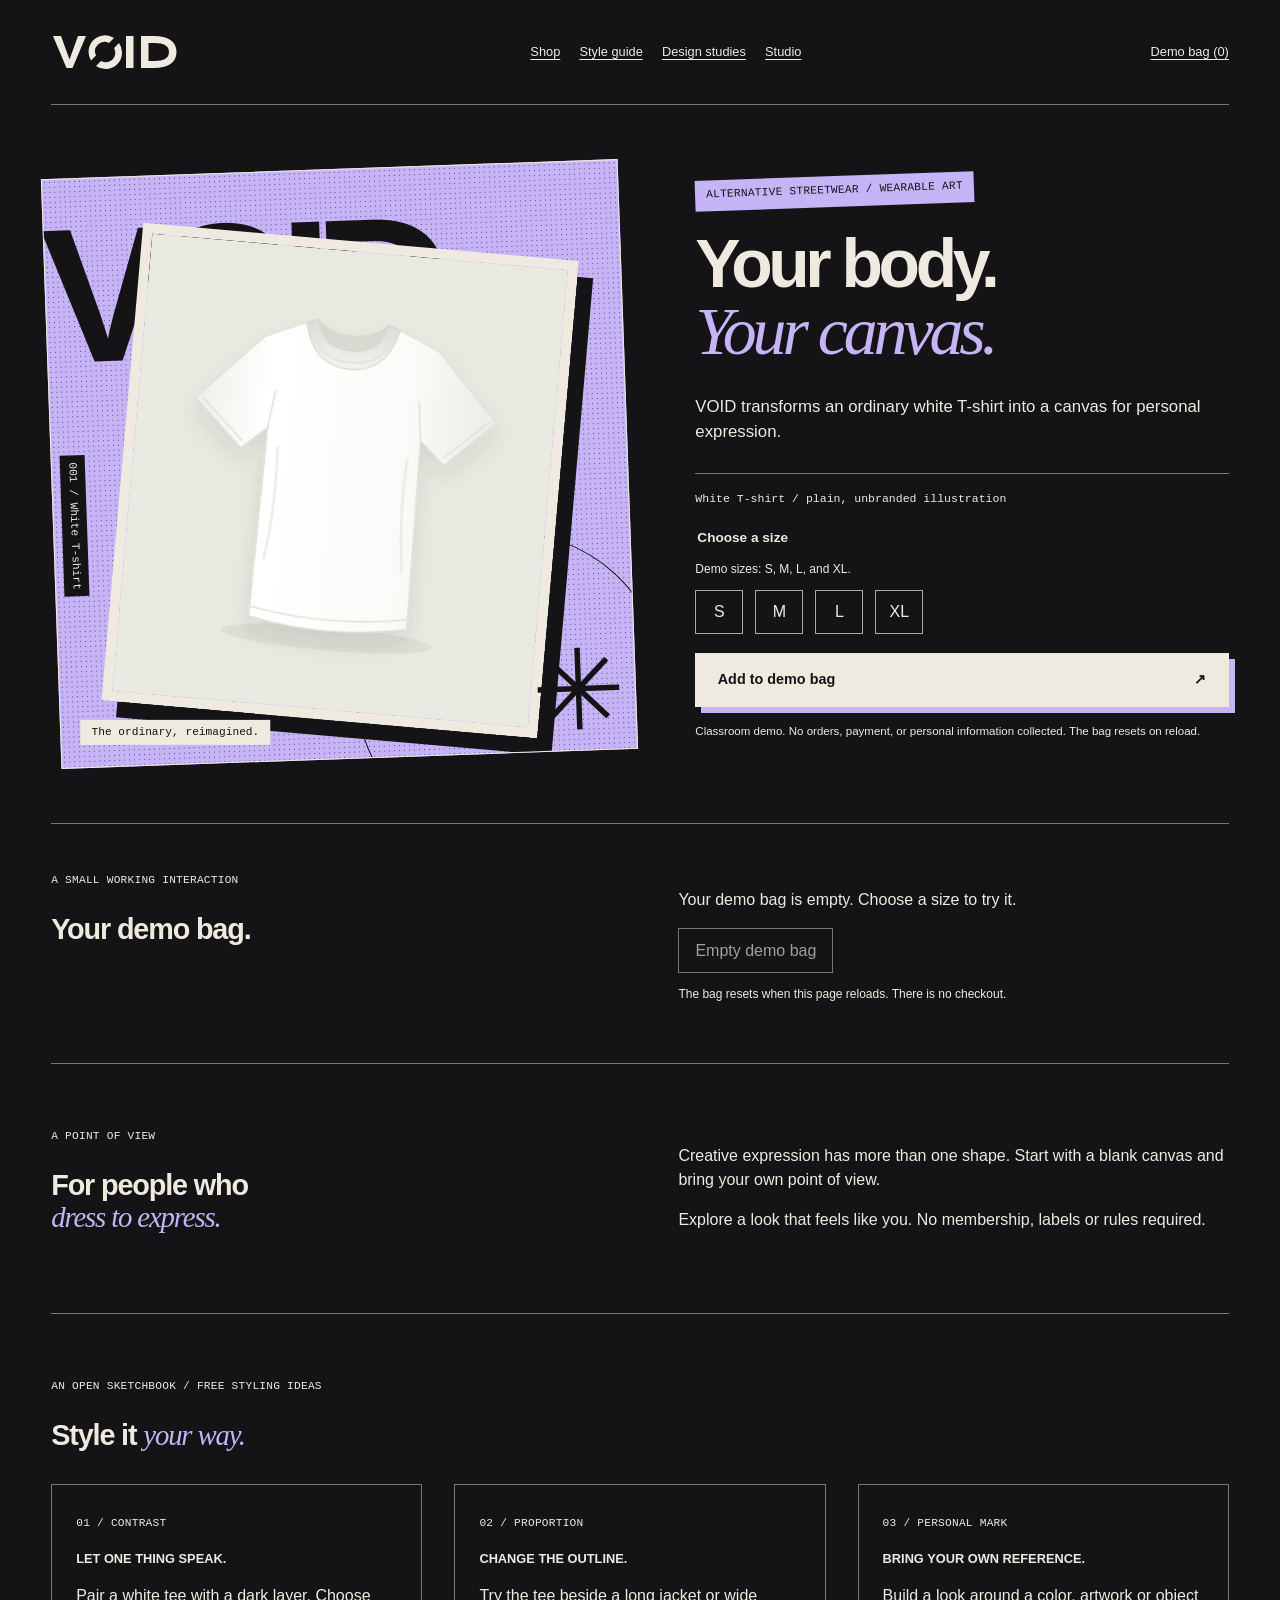
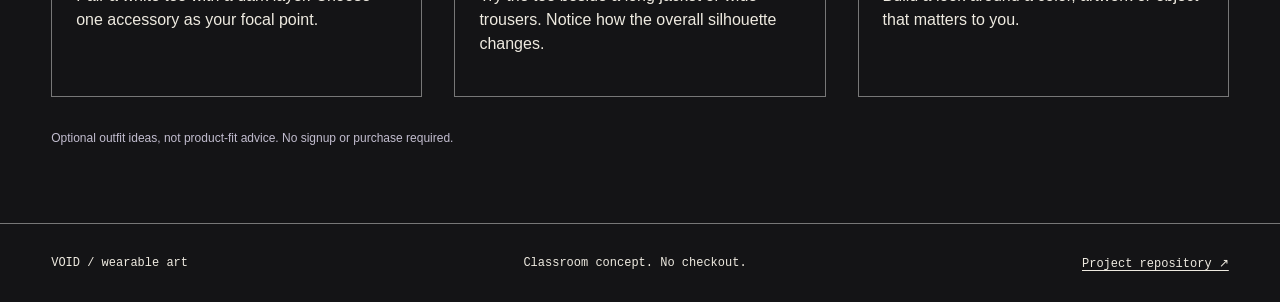
<file: public/index.html>
<!doctype html>
<html lang="en">
  <head>
    <meta charset="utf-8" />
    <meta name="viewport" content="width=device-width, initial-scale=1" />
    <meta
      name="description"
      content="VOID transforms an ordinary white T-shirt into a canvas for personal expression."
    />
    <title>VOID — wearable art</title>
    <link rel="icon" href="data:," />
    <link rel="stylesheet" href="styles.css" />
    <script src="shop.js" defer></script>
  </head>
  <body class="void-brand">
    <a class="skip-link" href="#main">Skip to content</a>
    <header class="masthead">
      <a class="brand" href="index.html" aria-label="VOID storefront home"
        ><img
          class="brand-image"
          src="assets/void-logo.svg"
          alt="VOID"
          width="130"
          height="40"
      /></a>
      <nav aria-label="Main navigation">
        <a href="index.html">Shop</a><a href="styleguide.html">Style guide</a
        ><a href="explorations/">Design studies</a
        ><a href="studio.html">Studio</a>
      </nav>
      <a href="#demo-bag">Demo bag (<span id="bag-count">0</span>)</a>
    </header>
    <main id="main">
      <section class="hero" aria-labelledby="product-title">
        <div class="artwork">
          <span class="art-index">001 / White T-shirt</span
          ><span class="backtype" aria-hidden="true">VOID</span>
          <div class="geometry" aria-hidden="true"></div>
          <img
            class="shirt-image"
            src="assets/white-shirt.svg"
            alt="Plain white, unbranded short-sleeved T-shirt"
            width="800"
            height="880"
            fetchpriority="high"
          /><span class="art-caption">The ordinary, reimagined.</span
          ><span class="art-cross" aria-hidden="true">✳</span>
        </div>
        <div class="hero-copy">
          <p class="eyebrow">Alternative streetwear / wearable art</p>
          <h1 id="product-title">Your body.<br /><em>Your canvas.</em></h1>
          <p class="support">
            VOID transforms an ordinary white T-shirt into a canvas for personal
            expression.
          </p>
          <p class="product-note">
            White T-shirt / plain, unbranded illustration
          </p>
          <form id="product-form" class="product-form" novalidate>
            <fieldset aria-describedby="size-help size-error">
              <legend>Choose a size</legend>
              <p id="size-help" class="field-help">
                Demo sizes: S, M, L, and XL.
              </p>
              <div class="size-options">
                <label class="size-option"
                  ><input type="radio" name="size" value="S" /><span
                    >S</span
                  ></label
                >
                <label class="size-option"
                  ><input type="radio" name="size" value="M" /><span
                    >M</span
                  ></label
                >
                <label class="size-option"
                  ><input type="radio" name="size" value="L" /><span
                    >L</span
                  ></label
                >
                <label class="size-option"
                  ><input type="radio" name="size" value="XL" /><span
                    >XL</span
                  ></label
                >
              </div>
              <p id="size-error" class="field-error" role="alert" hidden>
                Choose a size before adding the shirt to your demo bag.
              </p>
            </fieldset>
            <button class="button button-primary add-button" type="submit">
              Add to demo bag <span aria-hidden="true">↗</span>
            </button>
          </form>

          <p class="demo-disclaimer">
            Classroom demo. No orders, payment, or personal information
            collected. The bag resets on reload.
          </p>
        </div>
      </section>
      <section
        id="demo-bag"
        class="bag-section wrap"
        aria-labelledby="bag-title"
      >
        <div>
          <p class="eyebrow">A small working interaction</p>
          <h2 id="bag-title">Your demo bag.</h2>
        </div>
        <div class="bag-details">
          <p
            id="bag-status"
            class="bag-message"
            role="status"
            aria-live="polite"
            aria-atomic="true"
          >
            Your demo bag is empty. Choose a size to try it.
          </p>
          <ul id="bag-items" class="bag-items"></ul>
          <button id="clear-bag" class="text-button" type="button" disabled>
            Empty demo bag
          </button>
          <p class="field-help">
            The bag resets when this page reloads. There is no checkout.
          </p>
        </div>
      </section>
      <section class="expression-section" aria-labelledby="expression-title">
        <div>
          <p class="eyebrow">A point of view</p>
          <h2 id="expression-title">
            For people who<br /><em>dress to express.</em>
          </h2>
        </div>
        <div>
          <p>
            Creative expression has more than one shape. Start with a blank
            canvas and bring your own point of view.
          </p>
          <p>
            Explore a look that feels like you. No membership, labels or rules
            required.
          </p>
        </div>
      </section>
      <section class="styling-section" aria-labelledby="styling-title">
        <p class="eyebrow">An open sketchbook / free styling ideas</p>
        <h2 id="styling-title">Style it <em>your way.</em></h2>
        <div class="tip-grid">
          <article>
            <span class="eyebrow">01 / Contrast</span>
            <h3>Let one thing speak.</h3>
            <p>
              Pair a white tee with a dark layer. Choose one accessory as your
              focal point.
            </p>
          </article>
          <article>
            <span class="eyebrow">02 / Proportion</span>
            <h3>Change the outline.</h3>
            <p>
              Try the tee beside a long jacket or wide trousers. Notice how the
              overall silhouette changes.
            </p>
          </article>
          <article>
            <span class="eyebrow">03 / Personal mark</span>
            <h3>Bring your own reference.</h3>
            <p>
              Build a look around a color, artwork or object that matters to
              you.
            </p>
          </article>
        </div>
        <p class="fine-print">
          Optional outfit ideas, not product-fit advice. No signup or purchase
          required.
        </p>
      </section>
    </main>
    <footer>
      <span>VOID / wearable art</span
      ><span>Classroom concept. No checkout.</span
      ><a href="https://github.com/itssfariha-lab/is117-brand-studio"
        >Project repository ↗</a
      >
    </footer>
  </body>
</html>
</file>
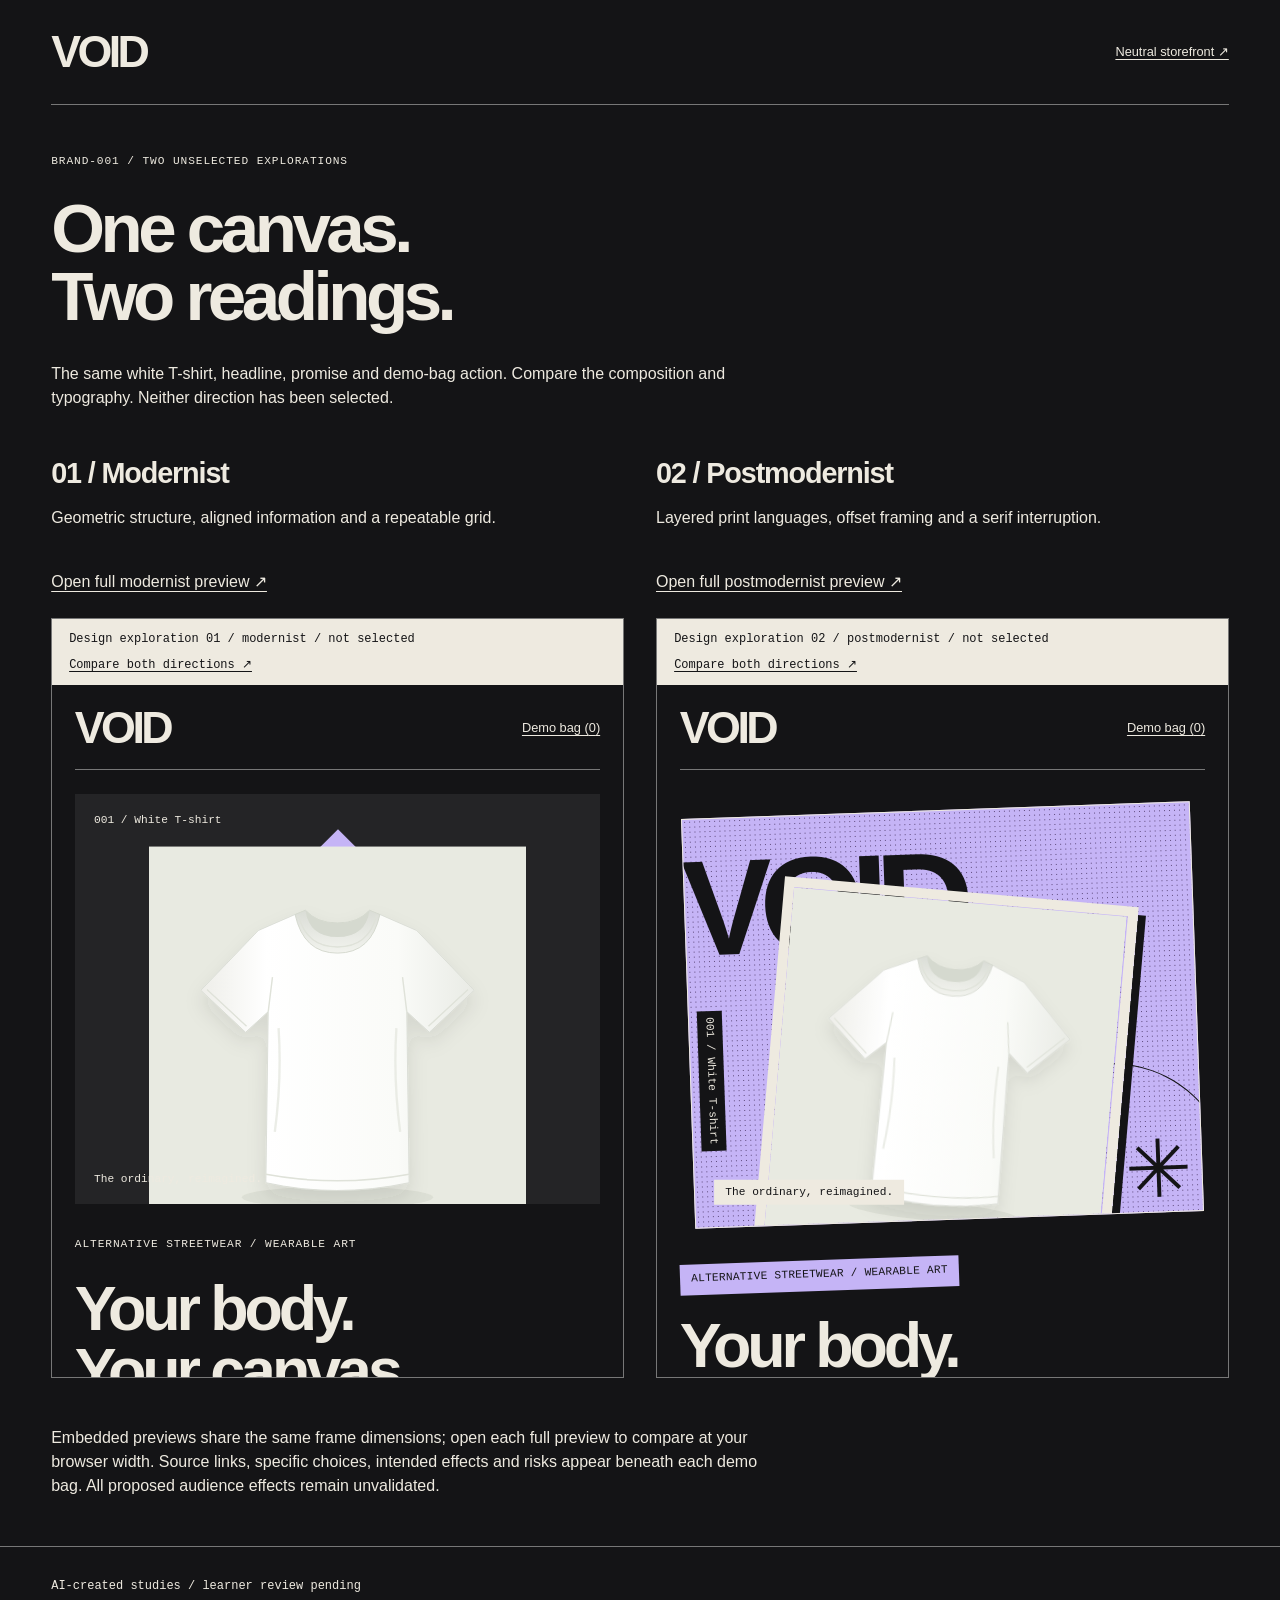
<file: public/explorations/index.html>
<!doctype html>
<html lang="en">
  <head>
    <meta charset="utf-8" />
    <meta name="viewport" content="width=device-width, initial-scale=1" />
    <title>VOID — compare hero directions</title>
    <link rel="icon" href="data:," />
    <link rel="stylesheet" href="previews.css" />
    <link rel="stylesheet" href="comparison.css" />
  </head>
  <body class="void-preview comparison">
    <a class="skip-link" href="#main">Skip to content</a>
    <header class="masthead">
      <span class="brand">VOID</span>
      <a href="../index.html">Neutral storefront ↗</a>
    </header>
    <main id="main">
      <p class="eyebrow">BRAND-001 / two unselected explorations</p>
      <h1>One canvas.<br /><em>Two readings.</em></h1>
      <p class="introduction">
        The same white T-shirt, headline, promise and demo-bag action. Compare
        the composition and typography. Neither direction has been selected.
      </p>
      <div class="comparison-grid">
        <section aria-labelledby="modern-title">
          <h2 id="modern-title">01 / Modernist</h2>
          <p>Geometric structure, aligned information and a repeatable grid.</p>
          <a href="modernist.html">Open full modernist preview ↗</a>
          <iframe
            src="modernist.html"
            title="Modernist hero live preview"
            width="600"
            height="760"
          ></iframe>
        </section>
        <section aria-labelledby="postmodern-title">
          <h2 id="postmodern-title">02 / Postmodernist</h2>
          <p>
            Layered print languages, offset framing and a serif interruption.
          </p>
          <a href="postmodernist.html">Open full postmodernist preview ↗</a>
          <iframe
            src="postmodernist.html"
            title="Postmodernist hero live preview"
            width="600"
            height="760"
          ></iframe>
        </section>
      </div>
      <p class="introduction">
        Embedded previews share the same frame dimensions; open each full
        preview to compare at your browser width. Source links, specific
        choices, intended effects and risks appear beneath each demo bag. All
        proposed audience effects remain unvalidated.
      </p>
    </main>
    <footer><span>AI-created studies / learner review pending</span></footer>
  </body>
</html>
</file>
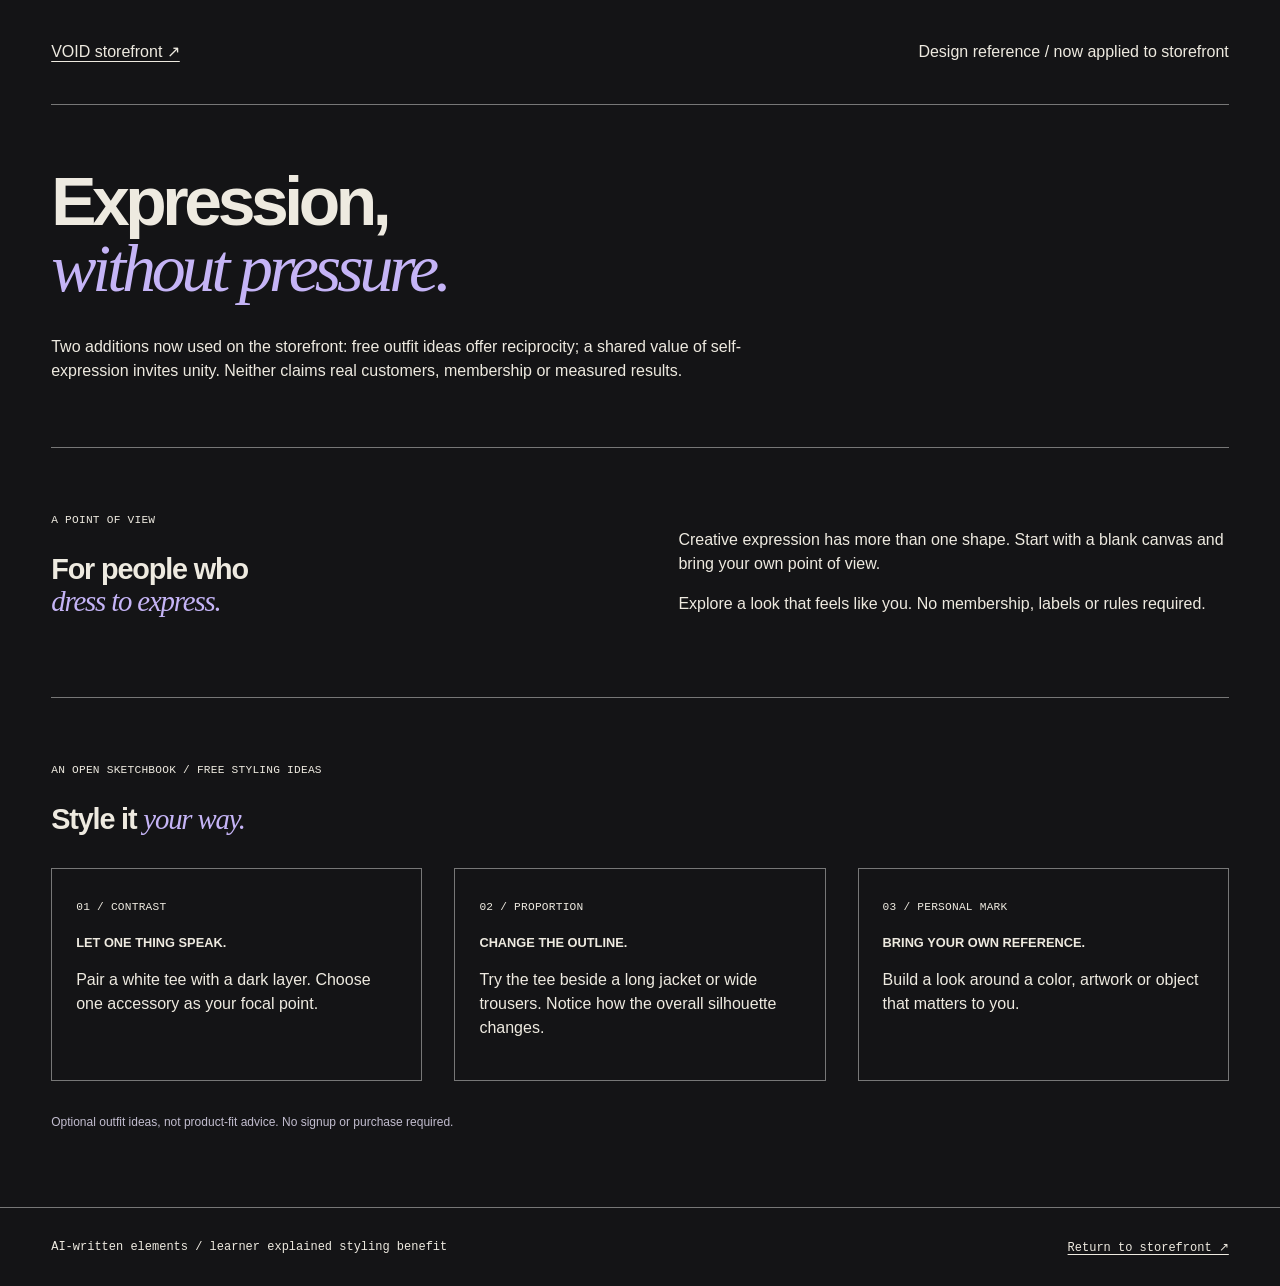
<file: public/persuasion-preview.html>
<!doctype html>
<html lang="en">
  <head>
    <meta charset="utf-8" />
    <meta name="viewport" content="width=device-width, initial-scale=1" />
    <title>VOID — ethical element proposals</title>
    <link rel="icon" href="data:," />
    <link rel="stylesheet" href="styles.css" />
  </head>
  <body class="void-brand">
    <a class="skip-link" href="#main">Skip to content</a>
    <header class="masthead">
      <a href="index.html">VOID storefront ↗</a
      ><span>Design reference / now applied to storefront</span>
    </header>
    <main id="main">
      <div class="guide-main">
        <h1>Expression,<br /><em>without pressure.</em></h1>
        <p class="guide-intro">
          Two additions now used on the storefront: free outfit ideas offer
          reciprocity; a shared value of self-expression invites unity. Neither
          claims real customers, membership or measured results.
        </p>
      </div>
      <section class="expression-section" aria-labelledby="expression-title">
        <div>
          <p class="eyebrow">A point of view</p>
          <h2 id="expression-title">
            For people who<br /><em>dress to express.</em>
          </h2>
        </div>
        <div>
          <p>
            Creative expression has more than one shape. Start with a blank
            canvas and bring your own point of view.
          </p>
          <p>
            Explore a look that feels like you. No membership, labels or rules
            required.
          </p>
        </div>
      </section>
      <section class="styling-section" aria-labelledby="styling-title">
        <p class="eyebrow">An open sketchbook / free styling ideas</p>
        <h2 id="styling-title">Style it <em>your way.</em></h2>
        <div class="tip-grid">
          <article>
            <span class="eyebrow">01 / Contrast</span>
            <h3>Let one thing speak.</h3>
            <p>
              Pair a white tee with a dark layer. Choose one accessory as your
              focal point.
            </p>
          </article>
          <article>
            <span class="eyebrow">02 / Proportion</span>
            <h3>Change the outline.</h3>
            <p>
              Try the tee beside a long jacket or wide trousers. Notice how the
              overall silhouette changes.
            </p>
          </article>
          <article>
            <span class="eyebrow">03 / Personal mark</span>
            <h3>Bring your own reference.</h3>
            <p>
              Build a look around a color, artwork or object that matters to
              you.
            </p>
          </article>
        </div>
        <p class="fine-print">
          Optional outfit ideas, not product-fit advice. No signup or purchase
          required.
        </p>
      </section>
    </main>
    <footer>
      <span>AI-written elements / learner explained styling benefit</span
      ><a href="index.html">Return to storefront ↗</a>
    </footer>
  </body>
</html>
</file>
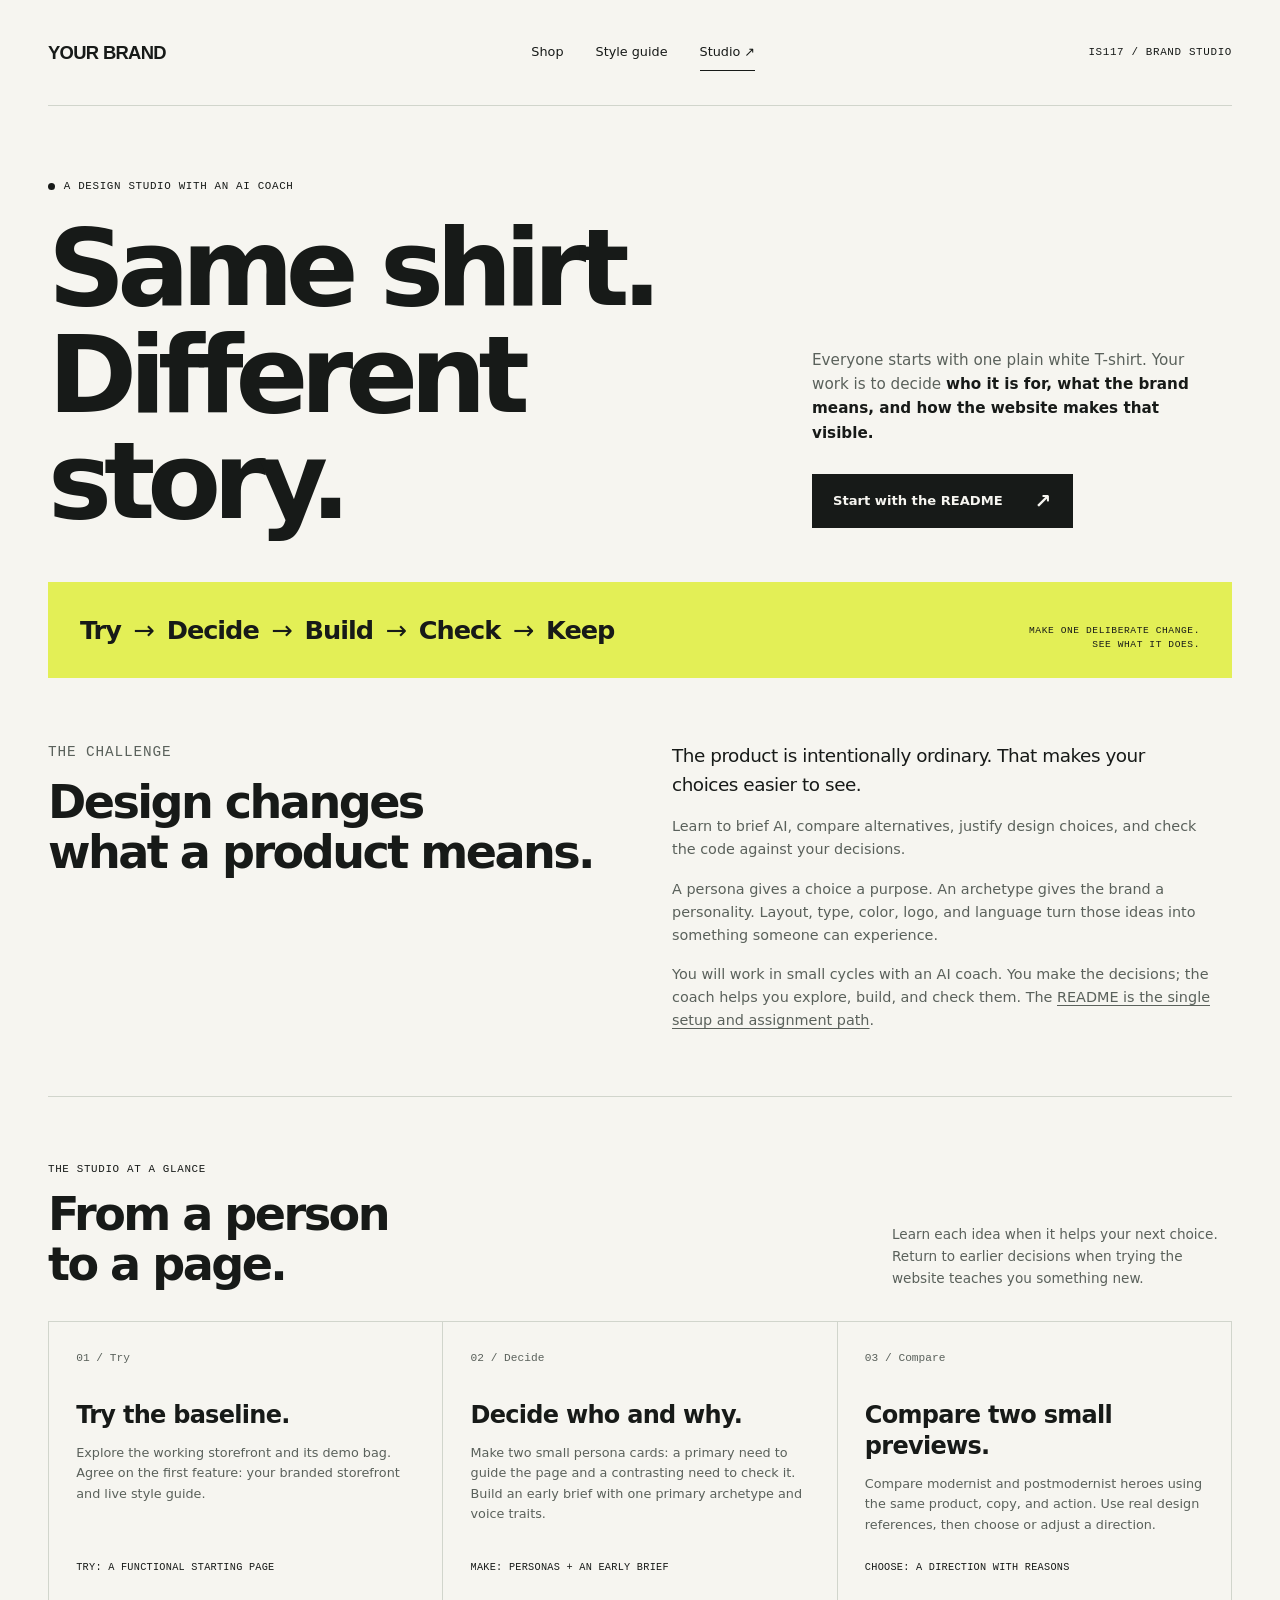
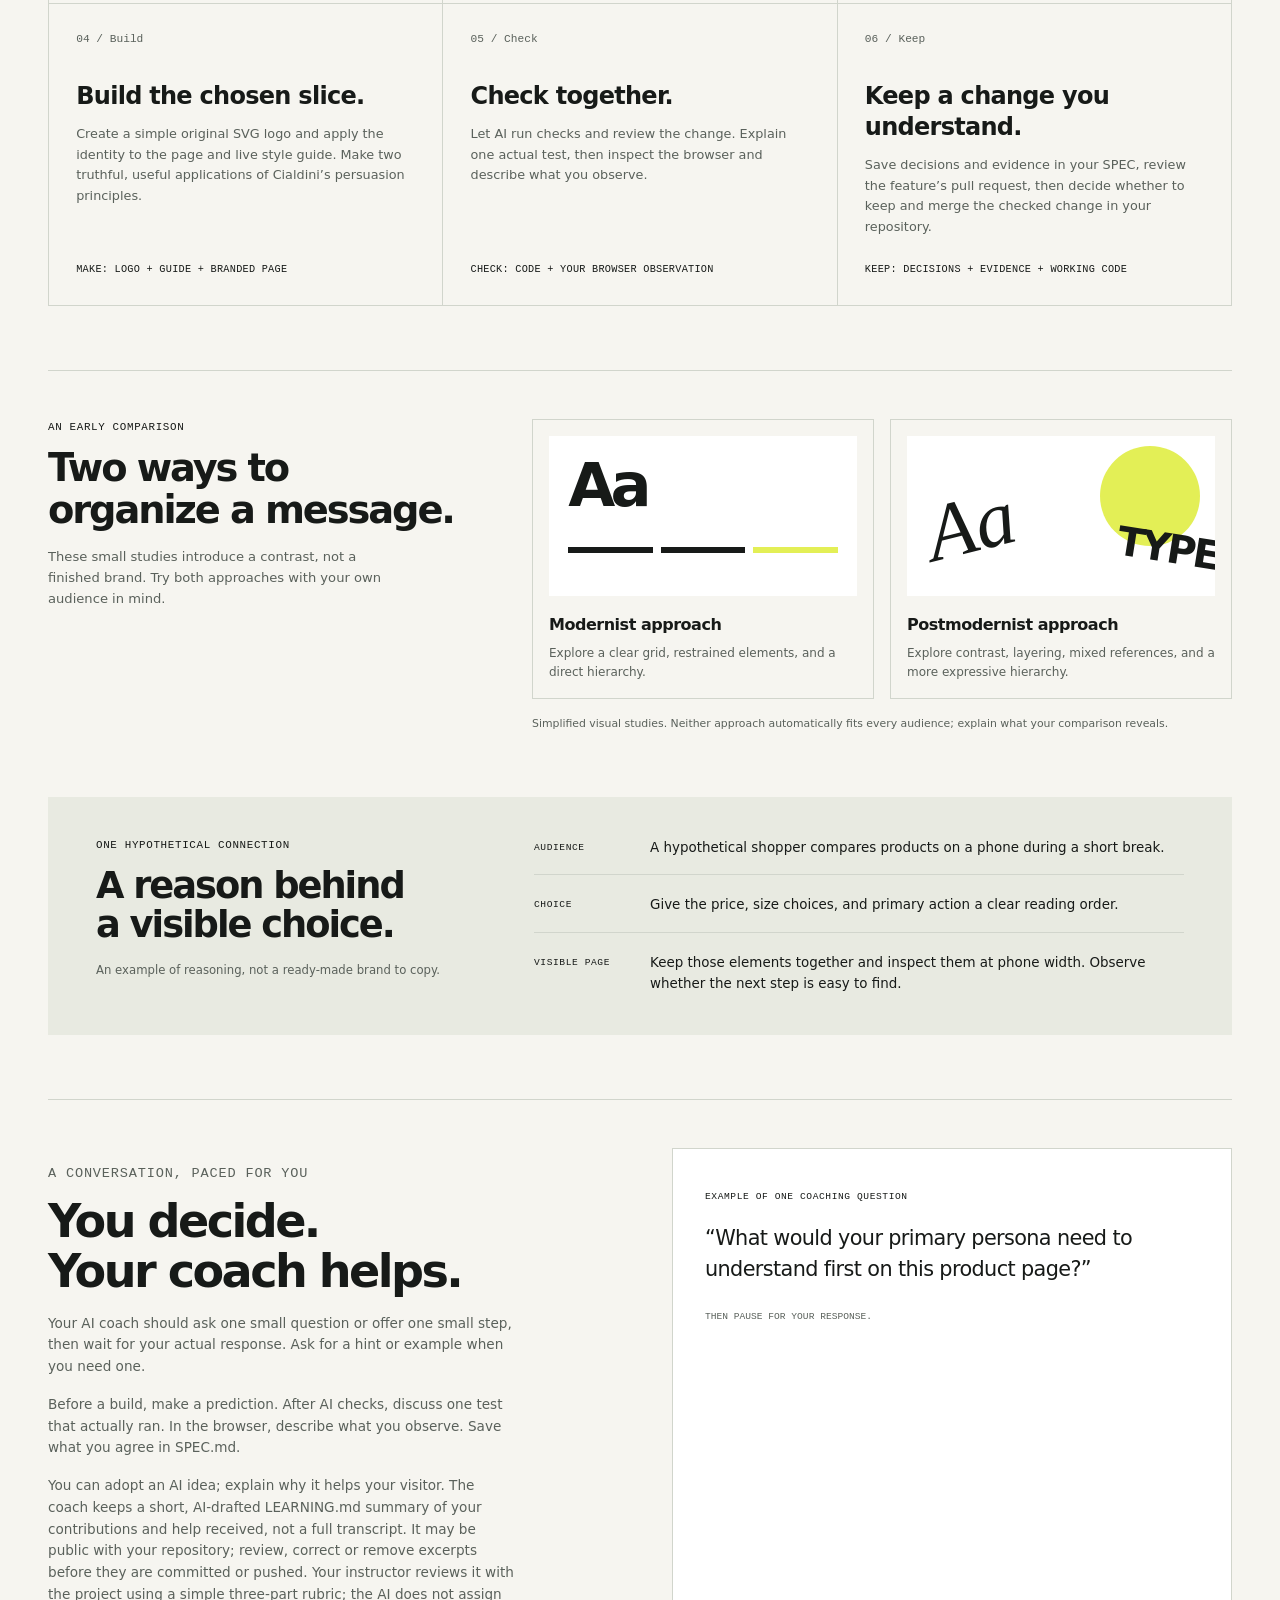
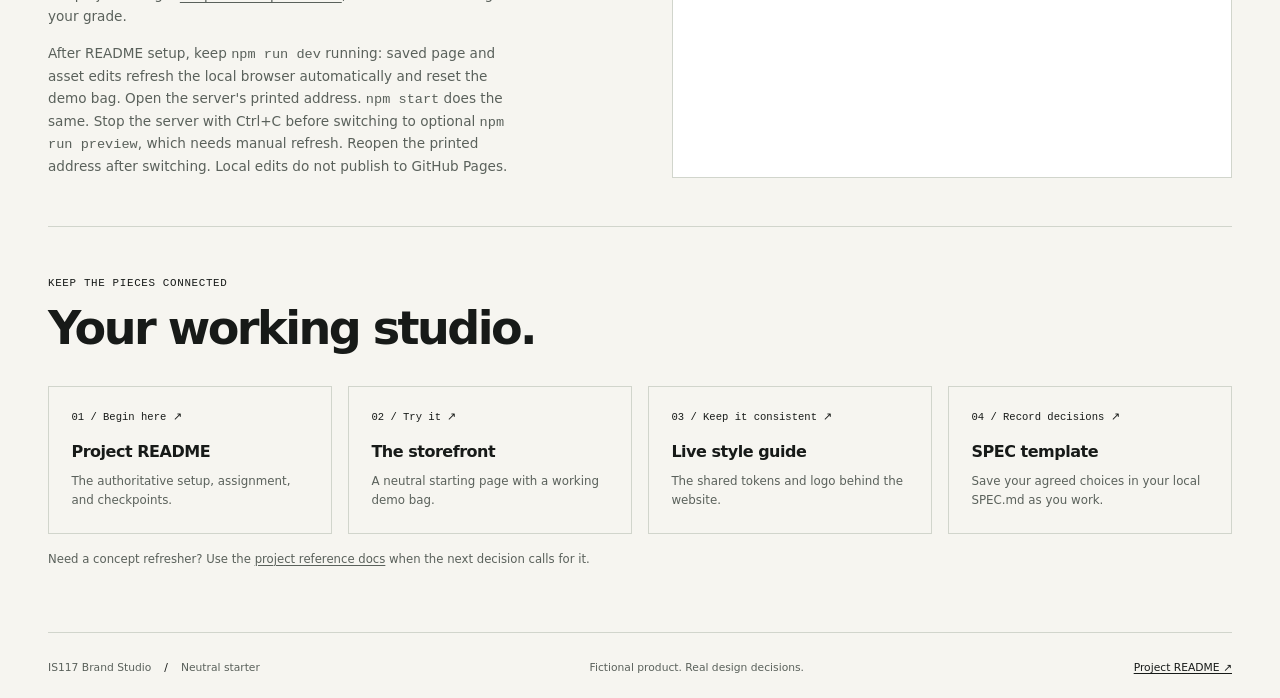
<file: public/studio.html>
<!doctype html>
<html lang="en">
  <head>
    <meta charset="utf-8" />
    <meta name="viewport" content="width=device-width, initial-scale=1" />
    <meta
      name="description"
      content="IS117 Brand Studio: turn one plain white T-shirt into a deliberate brand and website, with an AI coach and decisions you can explain."
    />
    <title>Same shirt. Different story. — IS117 Brand Studio</title>
    <link rel="icon" href="data:," />
    <link rel="stylesheet" href="studio-base.css" />
    <link rel="stylesheet" href="studio.css" />
  </head>
  <body>
    <a class="skip-link" href="#main">Skip to content</a>
    <header class="site-header wrap">
      <a
        class="brand-link"
        href="index.html"
        aria-label="Your Brand storefront home"
        ><img
          class="wordmark"
          src="assets/wordmark.svg"
          alt="Neutral starter wordmark"
          width="175"
          height="26"
      /></a>
      <nav class="main-nav" aria-label="Main navigation">
        <a class="nav-link" href="index.html">Shop</a
        ><a class="nav-link" href="styleguide.html">Style guide</a
        ><a class="nav-link" href="studio.html" aria-current="page"
          >Studio <span aria-hidden="true">↗</span></a
        >
      </nav>
      <span class="micro-label">IS117 / Brand Studio</span>
    </header>
    <main id="main">
      <section
        class="page-hero studio-hero wrap"
        aria-labelledby="studio-title"
      >
        <p class="eyebrow">
          <span class="status-dot" aria-hidden="true"></span> A design studio
          with an AI coach
        </p>
        <h1 id="studio-title">Same shirt.<br />Different story.</h1>
        <div class="hero-summary">
          <p>
            Everyone starts with one plain white T-shirt. Your work is to decide
            <strong
              >who it is for, what the brand means, and how the website makes
              that visible.</strong
            >
          </p>
          <a
            class="button button-primary"
            href="https://github.com/kaw393939/is117-brand-studio#readme"
            >Start with the README <span aria-hidden="true">↗</span></a
          >
        </div>
      </section>
      <div class="studio-ribbon wrap">
        <p class="cycle">
          Try <span aria-hidden="true">→</span> Decide
          <span aria-hidden="true">→</span> Build
          <span aria-hidden="true">→</span> Check
          <span aria-hidden="true">→</span> Keep
        </p>
        <p class="micro-label">
          Make one deliberate change.<br />See what it does.
        </p>
      </div>

      <section class="studio-intro wrap" aria-labelledby="why-title">
        <div>
          <p class="eyebrow">The challenge</p>
          <h2 id="why-title">Design changes<br />what a product means.</h2>
        </div>
        <div>
          <p class="lead">
            The product is intentionally ordinary. That makes your choices
            easier to see.
          </p>
          <p>
            Learn to brief AI, compare alternatives, justify design choices, and
            check the code against your decisions.
          </p>
          <p>
            A persona gives a choice a purpose. An archetype gives the brand a
            personality. Layout, type, color, logo, and language turn those
            ideas into something someone can experience.
          </p>
          <p>
            You will work in small cycles with an AI coach. You make the
            decisions; the coach helps you explore, build, and check them. The
            <a href="https://github.com/kaw393939/is117-brand-studio#readme"
              >README is the single setup and assignment path</a
            >.
          </p>
        </div>
      </section>

      <section class="path-section wrap" aria-labelledby="path-title">
        <div class="path-intro">
          <div>
            <p class="eyebrow">The studio at a glance</p>
            <h2 id="path-title">From a person<br />to a page.</h2>
          </div>
          <p>
            Learn each idea when it helps your next choice. Return to earlier
            decisions when trying the website teaches you something new.
          </p>
        </div>
        <ol class="studio-path">
          <li>
            <span class="stage-number">01 / Try</span>
            <h3>Try the baseline.</h3>
            <p>
              Explore the working storefront and its demo bag. Agree on the
              first feature: your branded storefront and live style guide.
            </p>
            <p class="stage-output">Try: a functional starting page</p>
          </li>
          <li>
            <span class="stage-number">02 / Decide</span>
            <h3>Decide who and why.</h3>
            <p>
              Make two small persona cards: a primary need to guide the page and
              a contrasting need to check it. Build an early brief with one
              primary archetype and voice traits.
            </p>
            <p class="stage-output">Make: personas + an early brief</p>
          </li>
          <li>
            <span class="stage-number">03 / Compare</span>
            <h3>Compare two small previews.</h3>
            <p>
              Compare modernist and postmodernist heroes using the same product,
              copy, and action. Use real design references, then choose or
              adjust a direction.
            </p>
            <p class="stage-output">Choose: a direction with reasons</p>
          </li>
          <li>
            <span class="stage-number">04 / Build</span>
            <h3>Build the chosen slice.</h3>
            <p>
              Create a simple original SVG logo and apply the identity to the
              page and live style guide. Make two truthful, useful applications
              of Cialdini’s persuasion principles.
            </p>
            <p class="stage-output">Make: logo + guide + branded page</p>
          </li>
          <li>
            <span class="stage-number">05 / Check</span>
            <h3>Check together.</h3>
            <p>
              Let AI run checks and review the change. Explain one actual test,
              then inspect the browser and describe what you observe.
            </p>
            <p class="stage-output">Check: code + your browser observation</p>
          </li>
          <li>
            <span class="stage-number">06 / Keep</span>
            <h3>Keep a change you understand.</h3>
            <p>
              Save decisions and evidence in your SPEC, review the feature’s
              pull request, then decide whether to keep and merge the checked
              change in your repository.
            </p>
            <p class="stage-output">
              Keep: decisions + evidence + working code
            </p>
          </li>
        </ol>
      </section>

      <section
        class="comparison-section wrap"
        aria-labelledby="comparison-title"
      >
        <div>
          <p class="eyebrow">An early comparison</p>
          <h2 id="comparison-title">Two ways to<br />organize a message.</h2>
          <p class="comparison-description">
            These small studies introduce a contrast, not a finished brand. Try
            both approaches with your own audience in mind.
          </p>
        </div>
        <div class="comparison-grid">
          <article class="direction-card">
            <div class="direction-sketch modern-sketch" aria-hidden="true">
              <i></i><i></i><i></i>
            </div>
            <h3>Modernist approach</h3>
            <p>
              Explore a clear grid, restrained elements, and a direct hierarchy.
            </p>
          </article>
          <article class="direction-card">
            <div class="direction-sketch postmodern-sketch" aria-hidden="true">
              <i></i>
            </div>
            <h3>Postmodernist approach</h3>
            <p>
              Explore contrast, layering, mixed references, and a more
              expressive hierarchy.
            </p>
          </article>
          <p class="comparison-caption">
            Simplified visual studies. Neither approach automatically fits every
            audience; explain what your comparison reveals.
          </p>
        </div>
      </section>

      <section class="example-section wrap" aria-labelledby="example-title">
        <div>
          <p class="eyebrow">One hypothetical connection</p>
          <h2 id="example-title">A reason behind<br />a visible choice.</h2>
          <p class="guide-note">
            An example of reasoning, not a ready-made brand to copy.
          </p>
        </div>
        <div class="example-chain">
          <div class="example-step">
            <span class="micro-label">Audience</span>
            <p>
              A hypothetical shopper compares products on a phone during a short
              break.
            </p>
          </div>
          <div class="example-step">
            <span class="micro-label">Choice</span>
            <p>
              Give the price, size choices, and primary action a clear reading
              order.
            </p>
          </div>
          <div class="example-step">
            <span class="micro-label">Visible page</span>
            <p>
              Keep those elements together and inspect them at phone width.
              Observe whether the next step is easy to find.
            </p>
          </div>
        </div>
      </section>

      <section class="coach-section wrap" aria-labelledby="coach-title">
        <div>
          <p class="eyebrow">A conversation, paced for you</p>
          <h2 id="coach-title">You decide.<br />Your coach helps.</h2>
          <p>
            Your AI coach should ask one small question or offer one small step,
            then wait for your actual response. Ask for a hint or example when
            you need one.
          </p>
          <p>
            Before a build, make a prediction. After AI checks, discuss one test
            that actually ran. In the browser, describe what you observe. Save
            what you agree in SPEC.md.
          </p>
          <p>
            You can adopt an AI idea; explain why it helps your visitor. The
            coach keeps a short, AI-drafted LEARNING.md summary of your
            contributions and help received, not a full transcript. It may be
            public with your repository; review, correct or remove excerpts
            before they are committed or pushed. Your instructor reviews it with
            the project using a
            <a
              href="https://github.com/kaw393939/is117-brand-studio/blob/main/docs/assessment.md"
              >simple three-part rubric</a
            >; the AI does not assign your grade.
          </p>
          <p>
            After README setup, keep <code>npm run dev</code> running: saved
            page and asset edits refresh the local browser automatically and
            reset the demo bag. Open the server's printed address.
            <code>npm start</code> does the same. Stop the server with Ctrl+C
            before switching to optional <code>npm run preview</code>, which
            needs manual refresh. Reopen the printed address after switching.
            Local edits do not publish to GitHub Pages.
          </p>
        </div>
        <blockquote class="coach-quote">
          <span class="micro-label">Example of one coaching question</span>
          <p>
            “What would your primary persona need to understand first on this
            product page?”
          </p>
          <footer>Then pause for your response.</footer>
        </blockquote>
      </section>

      <section class="resource-section wrap" aria-labelledby="resources-title">
        <p class="eyebrow">Keep the pieces connected</p>
        <h2 id="resources-title">Your working studio.</h2>
        <div class="resource-grid">
          <a
            class="resource-card"
            href="https://github.com/kaw393939/is117-brand-studio#readme"
            ><span>01 / Begin here ↗</span>
            <h3>Project README</h3>
            <p>The authoritative setup, assignment, and checkpoints.</p></a
          >
          <a class="resource-card" href="index.html"
            ><span>02 / Try it ↗</span>
            <h3>The storefront</h3>
            <p>A neutral starting page with a working demo bag.</p></a
          >
          <a class="resource-card" href="styleguide.html"
            ><span>03 / Keep it consistent ↗</span>
            <h3>Live style guide</h3>
            <p>The shared tokens and logo behind the website.</p></a
          >
          <a
            class="resource-card"
            href="https://github.com/kaw393939/is117-brand-studio/blob/main/SPEC.md"
            ><span>04 / Record decisions ↗</span>
            <h3>SPEC template</h3>
            <p>
              Save your agreed choices in your local SPEC.md as you work.
            </p></a
          >
        </div>
        <p class="guide-note">
          Need a concept refresher? Use the
          <a
            href="https://github.com/kaw393939/is117-brand-studio/tree/main/docs"
            >project reference docs</a
          >
          when the next decision calls for it.
        </p>
      </section>
    </main>
    <footer class="site-footer wrap">
      <p>
        IS117 Brand Studio <span class="footer-separator"> / </span> Neutral
        starter
      </p>
      <p class="footer-tagline">Fictional product. Real design decisions.</p>
      <a href="https://github.com/kaw393939/is117-brand-studio#readme"
        >Project README <span aria-hidden="true">↗</span></a
      >
    </footer>
  </body>
</html>
</file>
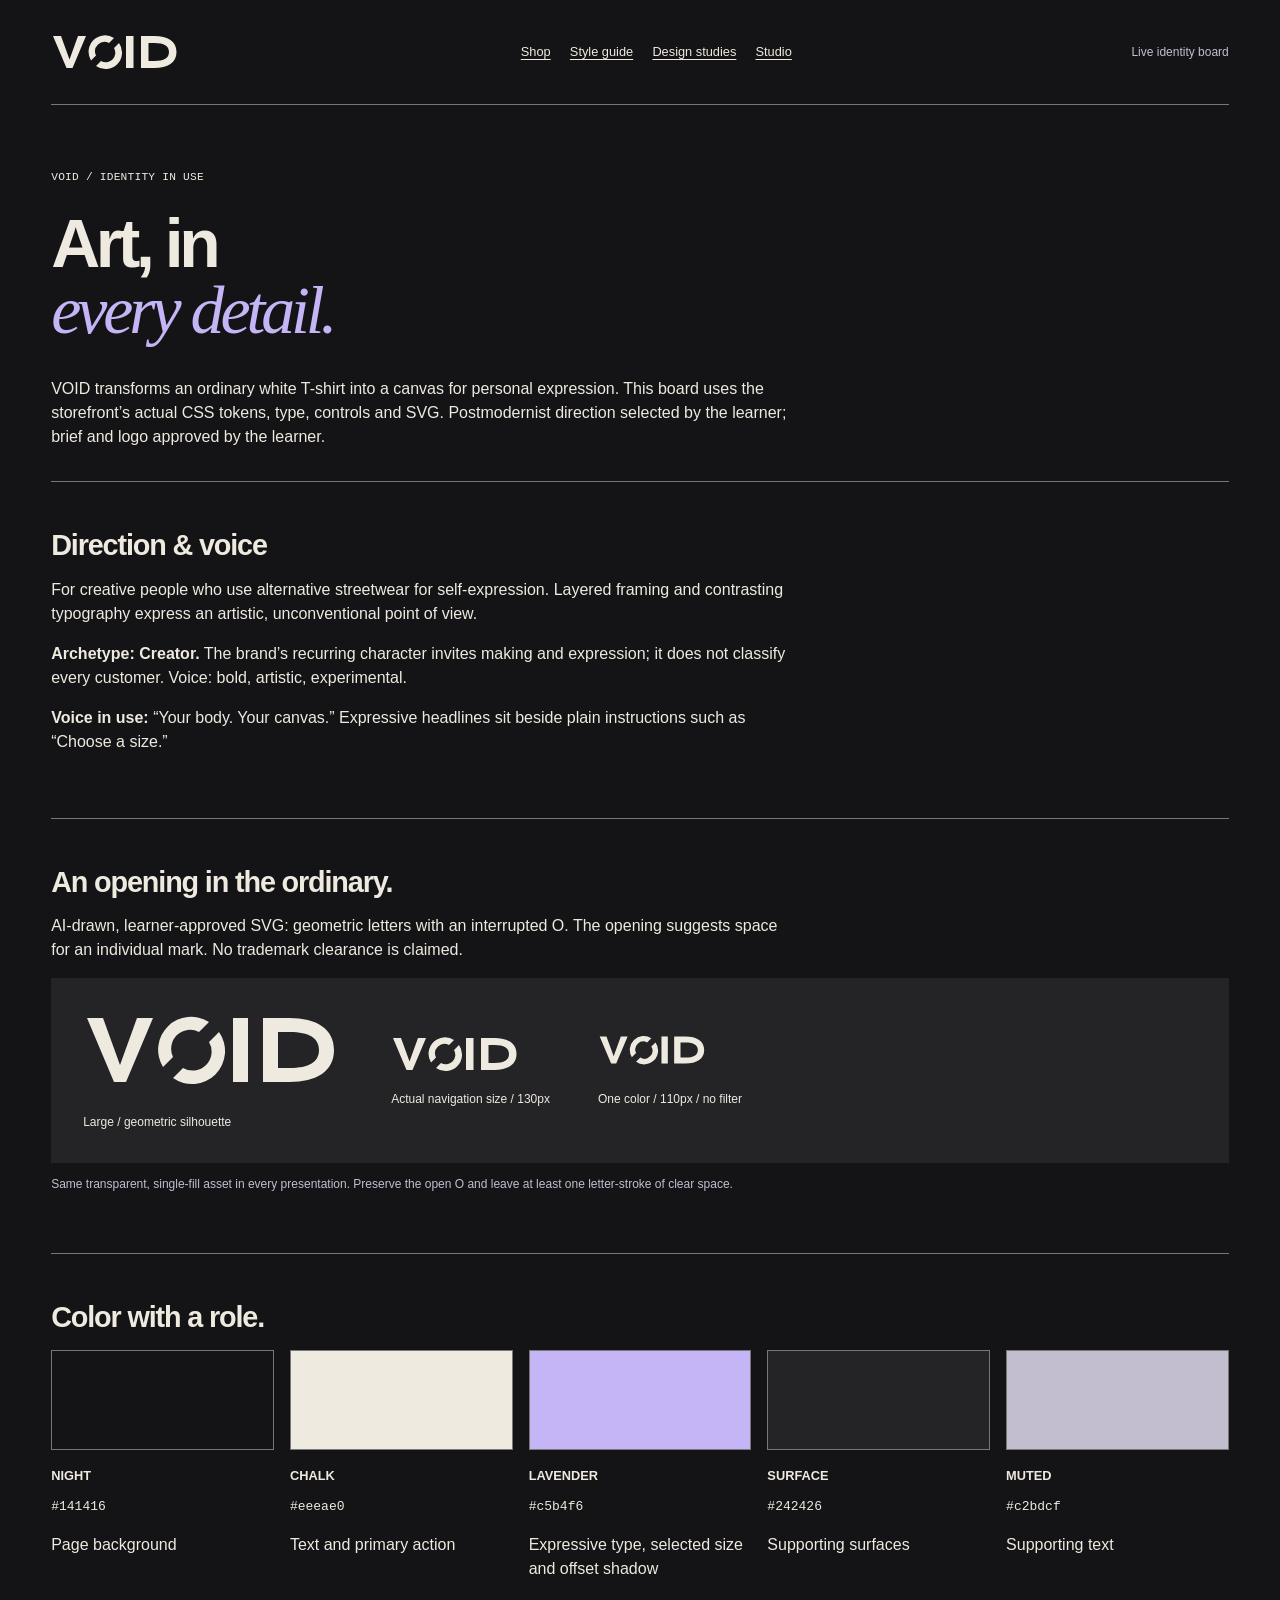
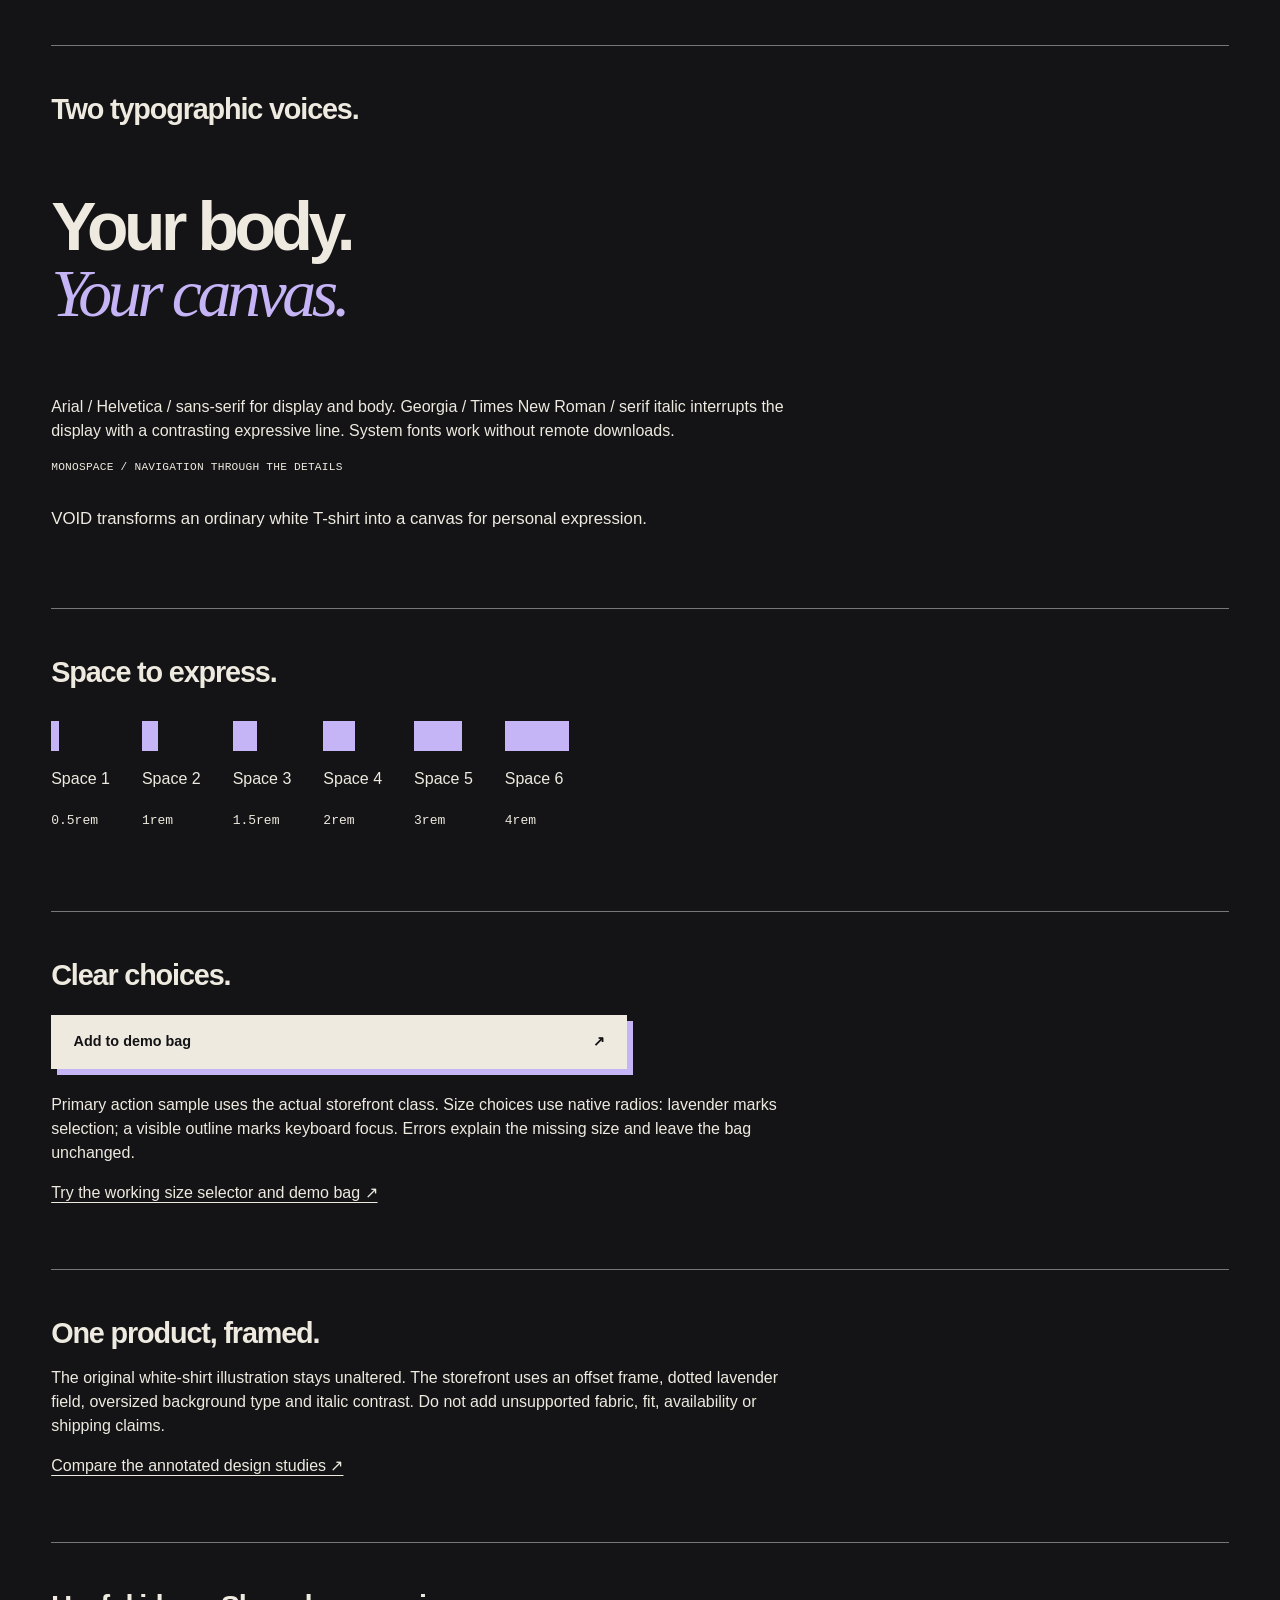
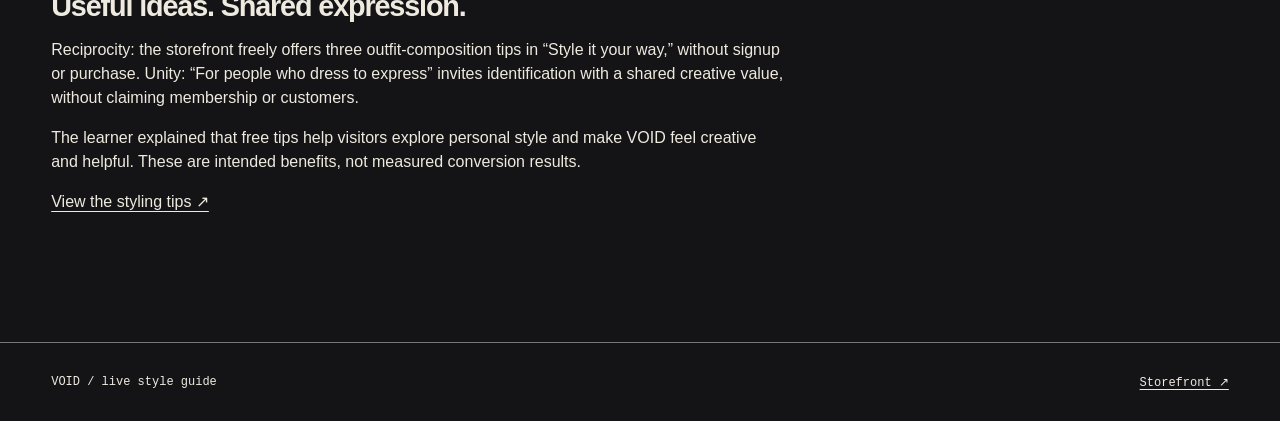
<file: public/styleguide.html>
<!doctype html>
<html lang="en">
  <head>
    <meta charset="utf-8" />
    <meta name="viewport" content="width=device-width, initial-scale=1" />
    <title>VOID — live style guide</title>
    <link rel="icon" href="data:," />
    <link rel="stylesheet" href="styles.css" />
    <script src="styleguide.js" defer></script>
  </head>
  <body class="void-brand">
    <a class="skip-link" href="#main">Skip to content</a>
    <header class="masthead">
      <a class="brand" href="index.html" aria-label="VOID storefront home"
        ><img
          class="brand-image"
          src="assets/void-logo.svg"
          alt="VOID"
          width="130"
          height="40"
      /></a>
      <nav aria-label="Main navigation">
        <a href="index.html">Shop</a><a href="styleguide.html">Style guide</a
        ><a href="explorations/">Design studies</a
        ><a href="studio.html">Studio</a>
      </nav>
      <span class="fine-print">Live identity board</span>
    </header>
    <main id="main" class="guide-main">
      <p class="eyebrow">VOID / identity in use</p>
      <h1>Art, in<br /><em>every detail.</em></h1>
      <p class="guide-intro">
        VOID transforms an ordinary white T-shirt into a canvas for personal
        expression. This board uses the storefront’s actual CSS tokens, type,
        controls and SVG. Postmodernist direction selected by the learner; brief
        and logo approved by the learner.
      </p>
      <section class="guide-section" aria-labelledby="direction-title">
        <h2 id="direction-title">Direction &amp; voice</h2>
        <p>
          For creative people who use alternative streetwear for
          self-expression. Layered framing and contrasting typography express an
          artistic, unconventional point of view.
        </p>
        <p>
          <strong>Archetype: Creator.</strong> The brand’s recurring character
          invites making and expression; it does not classify every customer.
          Voice: bold, artistic, experimental.
        </p>
        <p>
          <strong>Voice in use:</strong> “Your body. Your canvas.” Expressive
          headlines sit beside plain instructions such as “Choose a size.”
        </p>
      </section>
      <section class="guide-section" aria-labelledby="logo-title">
        <h2 id="logo-title">An opening in the ordinary.</h2>
        <p>
          AI-drawn, learner-approved SVG: geometric letters with an interrupted
          O. The opening suggests space for an individual mark. No trademark
          clearance is claimed.
        </p>
        <div class="logo-board">
          <figure>
            <img
              src="assets/void-logo.svg"
              alt="VOID logo, large"
              width="260"
              height="80"
            />
            <figcaption>Large / geometric silhouette</figcaption>
          </figure>
          <figure>
            <img
              class="brand-image"
              src="assets/void-logo.svg"
              alt="VOID at navigation size"
              width="130"
              height="40"
            />
            <figcaption>Actual navigation size / 130px</figcaption>
          </figure>
          <figure>
            <img
              src="assets/void-logo.svg"
              alt="VOID in a single flat color"
              width="110"
              height="34"
            />
            <figcaption>One color / 110px / no filter</figcaption>
          </figure>
        </div>
        <p class="fine-print">
          Same transparent, single-fill asset in every presentation. Preserve
          the open O and leave at least one letter-stroke of clear space.
        </p>
      </section>
      <section class="guide-section" aria-labelledby="palette-title">
        <h2 id="palette-title">Color with a role.</h2>
        <div class="palette-grid">
          <article>
            <div
              class="color-swatch"
              style="--swatch-color: var(--color-paper)"
            ></div>
            <h3>Night</h3>
            <code data-color-token="--color-paper">CSS token</code>
            <p>Page background</p>
          </article>
          <article>
            <div
              class="color-swatch"
              style="--swatch-color: var(--color-ink)"
            ></div>
            <h3>Chalk</h3>
            <code data-color-token="--color-ink">CSS token</code>
            <p>Text and primary action</p>
          </article>
          <article>
            <div
              class="color-swatch"
              style="--swatch-color: var(--color-accent)"
            ></div>
            <h3>Lavender</h3>
            <code data-color-token="--color-accent">CSS token</code>
            <p>Expressive type, selected size and offset shadow</p>
          </article>
          <article>
            <div
              class="color-swatch"
              style="--swatch-color: var(--color-soft)"
            ></div>
            <h3>Surface</h3>
            <code data-color-token="--color-soft">CSS token</code>
            <p>Supporting surfaces</p>
          </article>
          <article>
            <div
              class="color-swatch"
              style="--swatch-color: var(--color-muted)"
            ></div>
            <h3>Muted</h3>
            <code data-color-token="--color-muted">CSS token</code>
            <p>Supporting text</p>
          </article>
        </div>
      </section>
      <section class="guide-section" aria-labelledby="type-title">
        <h2 id="type-title">Two typographic voices.</h2>
        <p class="type-display">Your body.<br /><em>Your canvas.</em></p>
        <p>
          Arial / Helvetica / sans-serif for display and body. Georgia / Times
          New Roman / serif italic interrupts the display with a contrasting
          expressive line. System fonts work without remote downloads.
        </p>
        <p class="eyebrow">Monospace / navigation through the details</p>
        <p class="support">
          VOID transforms an ordinary white T-shirt into a canvas for personal
          expression.
        </p>
      </section>
      <section class="guide-section" aria-labelledby="space-title">
        <h2 id="space-title">Space to express.</h2>
        <div class="spacing-grid">
          <div>
            <div class="spacing-bar" style="--token-size: var(--space-1)"></div>
            <p>Space 1</p>
            <code data-space-token="--space-1">CSS token</code>
          </div>
          <div>
            <div class="spacing-bar" style="--token-size: var(--space-2)"></div>
            <p>Space 2</p>
            <code data-space-token="--space-2">CSS token</code>
          </div>
          <div>
            <div class="spacing-bar" style="--token-size: var(--space-3)"></div>
            <p>Space 3</p>
            <code data-space-token="--space-3">CSS token</code>
          </div>
          <div>
            <div class="spacing-bar" style="--token-size: var(--space-4)"></div>
            <p>Space 4</p>
            <code data-space-token="--space-4">CSS token</code>
          </div>
          <div>
            <div class="spacing-bar" style="--token-size: var(--space-5)"></div>
            <p>Space 5</p>
            <code data-space-token="--space-5">CSS token</code>
          </div>
          <div>
            <div class="spacing-bar" style="--token-size: var(--space-6)"></div>
            <p>Space 6</p>
            <code data-space-token="--space-6">CSS token</code>
          </div>
        </div>
      </section>
      <section class="guide-section" aria-labelledby="interaction-title">
        <h2 id="interaction-title">Clear choices.</h2>
        <div class="button-samples">
          <span class="button button-primary add-button"
            >Add to demo bag <span aria-hidden="true">↗</span></span
          >
        </div>
        <p>
          Primary action sample uses the actual storefront class. Size choices
          use native radios: lavender marks selection; a visible outline marks
          keyboard focus. Errors explain the missing size and leave the bag
          unchanged.
        </p>
        <p>
          <a href="index.html">Try the working size selector and demo bag ↗</a>
        </p>
      </section>
      <section class="guide-section" aria-labelledby="image-title">
        <h2 id="image-title">One product, framed.</h2>
        <p>
          The original white-shirt illustration stays unaltered. The storefront
          uses an offset frame, dotted lavender field, oversized background type
          and italic contrast. Do not add unsupported fabric, fit, availability
          or shipping claims.
        </p>
        <p>
          <a href="explorations/">Compare the annotated design studies ↗</a>
        </p>
      </section>
      <section class="guide-section" aria-labelledby="ethics-title">
        <h2 id="ethics-title">Useful ideas. Shared expression.</h2>
        <p>
          Reciprocity: the storefront freely offers three outfit-composition
          tips in “Style it your way,” without signup or purchase. Unity: “For
          people who dress to express” invites identification with a shared
          creative value, without claiming membership or customers.
        </p>
        <p>
          The learner explained that free tips help visitors explore personal
          style and make VOID feel creative and helpful. These are intended
          benefits, not measured conversion results.
        </p>
        <p><a href="index.html#styling-title">View the styling tips ↗</a></p>
      </section>
    </main>
    <footer>
      <span>VOID / live style guide</span><a href="index.html">Storefront ↗</a>
    </footer>
  </body>
</html>
</file>
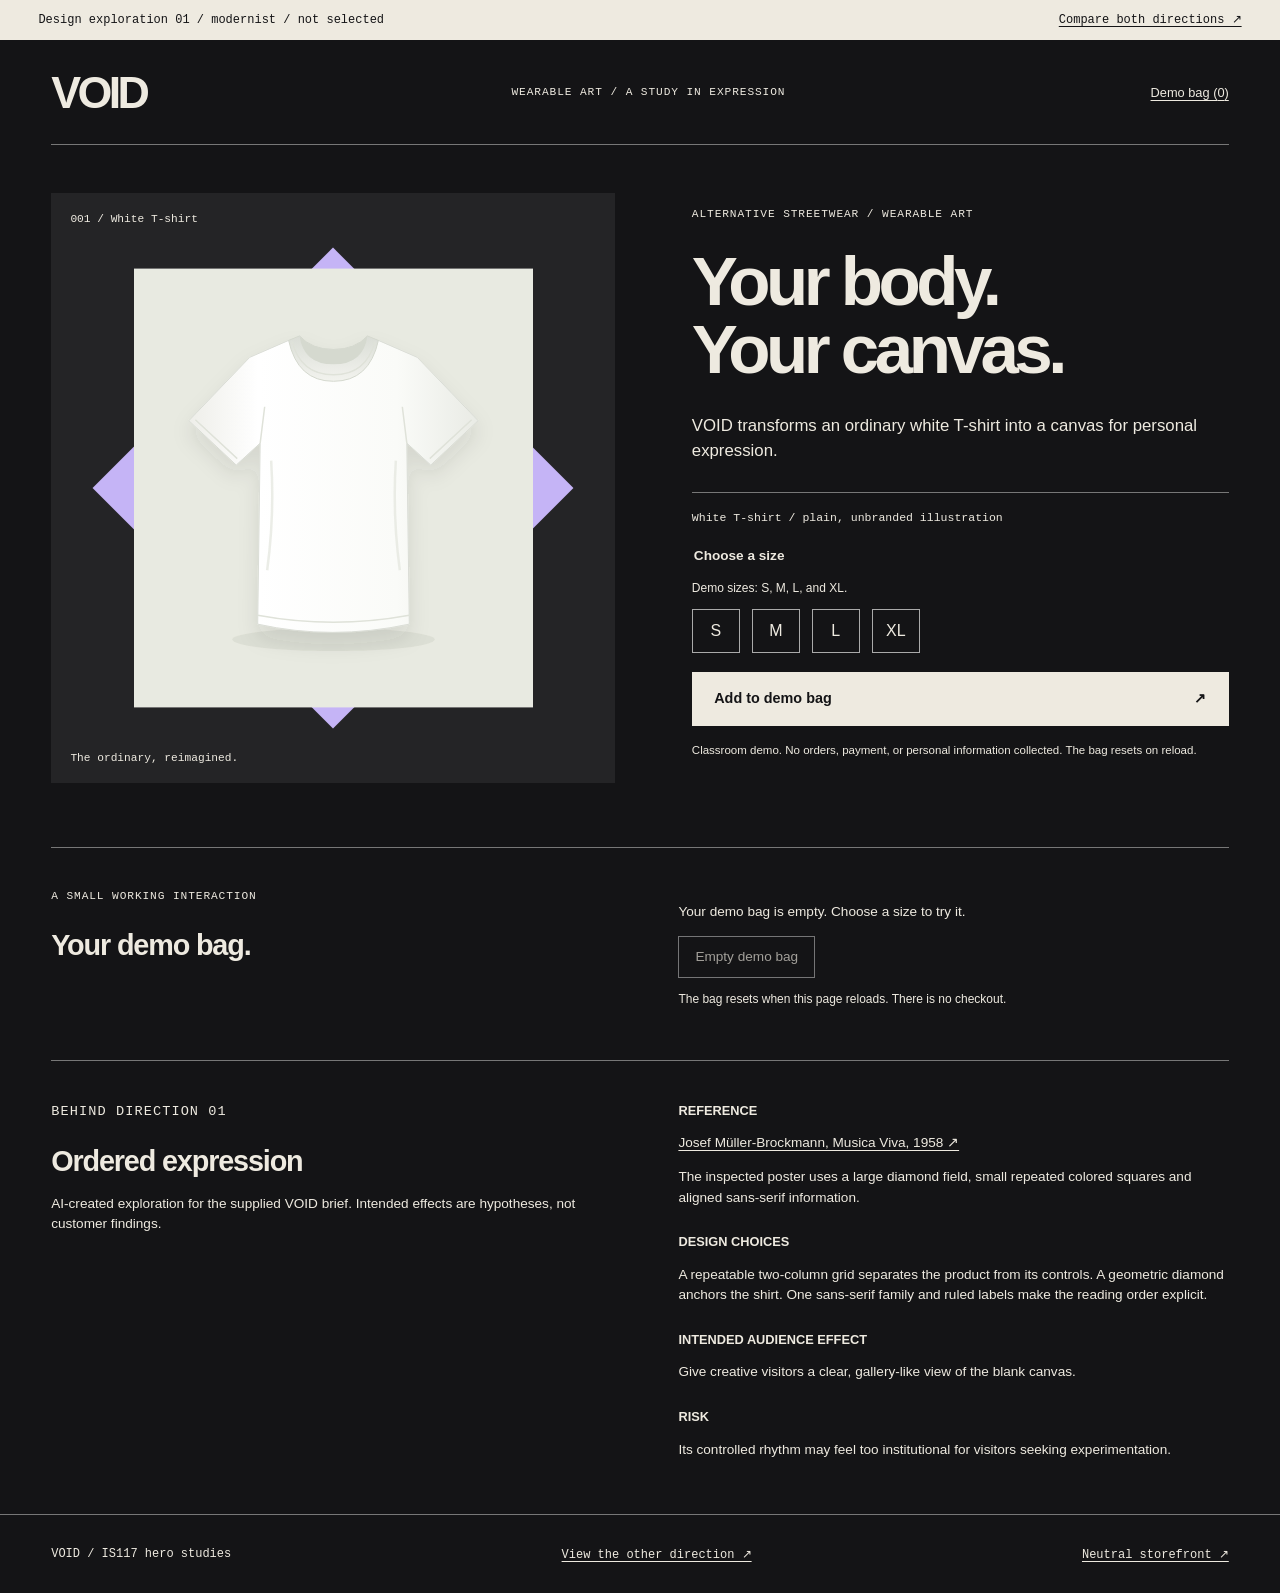
<file: public/explorations/modernist.html>
<!doctype html>
<html lang="en">
  <head>
    <meta charset="utf-8" />
    <meta name="viewport" content="width=device-width, initial-scale=1" />
    <meta
      name="description"
      content="VOID modernist hero exploration. An unselected classroom design proposal."
    />
    <title>VOID — modernist hero preview</title>
    <link rel="icon" href="data:," />
    <link rel="stylesheet" href="previews.css" />
    <script src="../shop.js" defer></script>
  </head>
  <body class="void-preview modernist">
    <a class="skip-link" href="#main">Skip to content</a>
    <div class="preview-bar">
      <span>Design exploration 01 / modernist / not selected</span
      ><a href="index.html">Compare both directions ↗</a>
    </div>
    <header class="masthead">
      <a class="brand" href="index.html" aria-label="VOID preview comparison"
        >VOID</a
      ><span class="masthead-note">Wearable art / a study in expression</span
      ><a href="#demo-bag">Demo bag (<span id="bag-count">0</span>)</a>
    </header>
    <main id="main">
      <section class="hero" aria-labelledby="product-title">
        <div class="artwork">
          <span class="art-index">001 / White T-shirt</span
          ><span class="backtype" aria-hidden="true">VOID</span>
          <div class="geometry" aria-hidden="true"></div>
          <img
            class="shirt-image"
            src="../assets/white-shirt.svg"
            alt="Plain white, unbranded short-sleeved T-shirt"
            width="800"
            height="880"
            fetchpriority="high"
          /><span class="art-caption">The ordinary, reimagined.</span
          ><span class="art-cross" aria-hidden="true">✳</span>
        </div>
        <div class="hero-copy">
          <p class="eyebrow">Alternative streetwear / wearable art</p>
          <h1 id="product-title">Your body.<br /><em>Your canvas.</em></h1>
          <p class="support">
            VOID transforms an ordinary white T-shirt into a canvas for personal
            expression.
          </p>
          <p class="product-note">
            White T-shirt / plain, unbranded illustration
          </p>
          <form id="product-form" class="product-form" novalidate>
            <fieldset aria-describedby="size-help size-error">
              <legend>Choose a size</legend>
              <p id="size-help" class="field-help">
                Demo sizes: S, M, L, and XL.
              </p>
              <div class="size-options">
                <label class="size-option"
                  ><input type="radio" name="size" value="S" /><span
                    >S</span
                  ></label
                >
                <label class="size-option"
                  ><input type="radio" name="size" value="M" /><span
                    >M</span
                  ></label
                >
                <label class="size-option"
                  ><input type="radio" name="size" value="L" /><span
                    >L</span
                  ></label
                >
                <label class="size-option"
                  ><input type="radio" name="size" value="XL" /><span
                    >XL</span
                  ></label
                >
              </div>
              <p id="size-error" class="field-error" role="alert" hidden>
                Choose a size before adding the shirt to your demo bag.
              </p>
            </fieldset>
            <button class="button button-primary add-button" type="submit">
              Add to demo bag <span aria-hidden="true">↗</span>
            </button>
          </form>

          <p class="demo-disclaimer">
            Classroom demo. No orders, payment, or personal information
            collected. The bag resets on reload.
          </p>
        </div>
      </section>
      <section
        id="demo-bag"
        class="bag-section wrap"
        aria-labelledby="bag-title"
      >
        <div>
          <p class="eyebrow">A small working interaction</p>
          <h2 id="bag-title">Your demo bag.</h2>
        </div>
        <div class="bag-details">
          <p
            id="bag-status"
            class="bag-message"
            role="status"
            aria-live="polite"
            aria-atomic="true"
          >
            Your demo bag is empty. Choose a size to try it.
          </p>
          <ul id="bag-items" class="bag-items"></ul>
          <button id="clear-bag" class="text-button" type="button" disabled>
            Empty demo bag
          </button>
          <p class="field-help">
            The bag resets when this page reloads. There is no checkout.
          </p>
        </div>
      </section>

      <section class="annotations" aria-labelledby="notes-title">
        <div>
          <p class="eyebrow">Behind direction 01</p>
          <h2 id="notes-title">Ordered expression</h2>
          <p>
            AI-created exploration for the supplied VOID brief. Intended effects
            are hypotheses, not customer findings.
          </p>
        </div>
        <div>
          <h3>Reference</h3>
          <p>
            <a href="https://www.moma.org/collection/works/7233/"
              >Josef Müller-Brockmann, Musica Viva, 1958 ↗</a
            >
          </p>
          <p>
            The inspected poster uses a large diamond field, small repeated
            colored squares and aligned sans-serif information.
          </p>
          <h3>Design choices</h3>
          <p>
            A repeatable two-column grid separates the product from its
            controls. A geometric diamond anchors the shirt. One sans-serif
            family and ruled labels make the reading order explicit.
          </p>
          <h3>Intended audience effect</h3>
          <p>
            Give creative visitors a clear, gallery-like view of the blank
            canvas.
          </p>
          <h3>Risk</h3>
          <p>
            Its controlled rhythm may feel too institutional for visitors
            seeking experimentation.
          </p>
        </div>
      </section>
    </main>
    <footer>
      <span>VOID / IS117 hero studies</span
      ><a href="postmodernist.html">View the other direction ↗</a
      ><a href="../index.html">Neutral storefront ↗</a>
    </footer>
  </body>
</html>
</file>
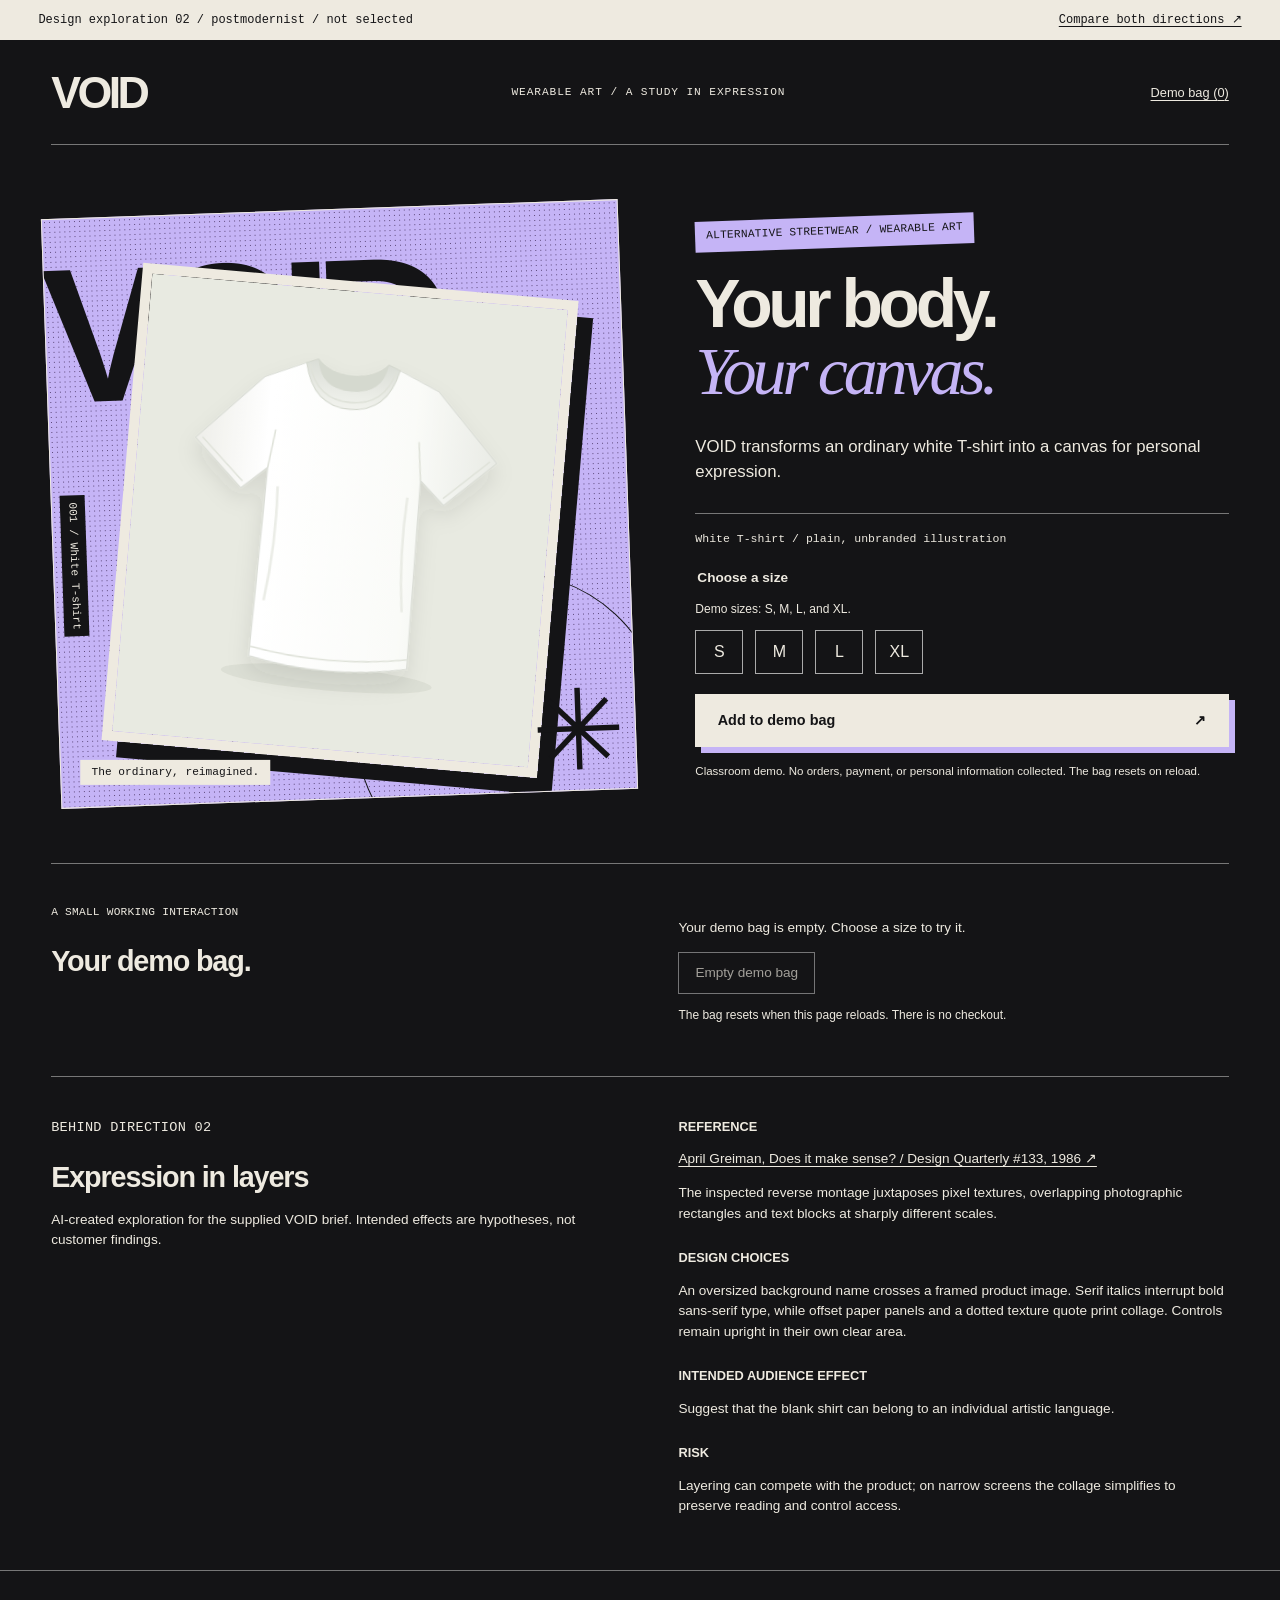
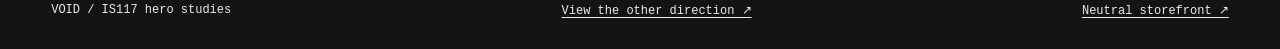
<file: public/explorations/postmodernist.html>
<!doctype html>
<html lang="en">
  <head>
    <meta charset="utf-8" />
    <meta name="viewport" content="width=device-width, initial-scale=1" />
    <meta
      name="description"
      content="VOID postmodernist hero exploration. An unselected classroom design proposal."
    />
    <title>VOID — postmodernist hero preview</title>
    <link rel="icon" href="data:," />
    <link rel="stylesheet" href="previews.css" />
    <script src="../shop.js" defer></script>
  </head>
  <body class="void-preview postmodernist">
    <a class="skip-link" href="#main">Skip to content</a>
    <div class="preview-bar">
      <span>Design exploration 02 / postmodernist / not selected</span
      ><a href="index.html">Compare both directions ↗</a>
    </div>
    <header class="masthead">
      <a class="brand" href="index.html" aria-label="VOID preview comparison"
        >VOID</a
      ><span class="masthead-note">Wearable art / a study in expression</span
      ><a href="#demo-bag">Demo bag (<span id="bag-count">0</span>)</a>
    </header>
    <main id="main">
      <section class="hero" aria-labelledby="product-title">
        <div class="artwork">
          <span class="art-index">001 / White T-shirt</span
          ><span class="backtype" aria-hidden="true">VOID</span>
          <div class="geometry" aria-hidden="true"></div>
          <img
            class="shirt-image"
            src="../assets/white-shirt.svg"
            alt="Plain white, unbranded short-sleeved T-shirt"
            width="800"
            height="880"
            fetchpriority="high"
          /><span class="art-caption">The ordinary, reimagined.</span
          ><span class="art-cross" aria-hidden="true">✳</span>
        </div>
        <div class="hero-copy">
          <p class="eyebrow">Alternative streetwear / wearable art</p>
          <h1 id="product-title">Your body.<br /><em>Your canvas.</em></h1>
          <p class="support">
            VOID transforms an ordinary white T-shirt into a canvas for personal
            expression.
          </p>
          <p class="product-note">
            White T-shirt / plain, unbranded illustration
          </p>
          <form id="product-form" class="product-form" novalidate>
            <fieldset aria-describedby="size-help size-error">
              <legend>Choose a size</legend>
              <p id="size-help" class="field-help">
                Demo sizes: S, M, L, and XL.
              </p>
              <div class="size-options">
                <label class="size-option"
                  ><input type="radio" name="size" value="S" /><span
                    >S</span
                  ></label
                >
                <label class="size-option"
                  ><input type="radio" name="size" value="M" /><span
                    >M</span
                  ></label
                >
                <label class="size-option"
                  ><input type="radio" name="size" value="L" /><span
                    >L</span
                  ></label
                >
                <label class="size-option"
                  ><input type="radio" name="size" value="XL" /><span
                    >XL</span
                  ></label
                >
              </div>
              <p id="size-error" class="field-error" role="alert" hidden>
                Choose a size before adding the shirt to your demo bag.
              </p>
            </fieldset>
            <button class="button button-primary add-button" type="submit">
              Add to demo bag <span aria-hidden="true">↗</span>
            </button>
          </form>

          <p class="demo-disclaimer">
            Classroom demo. No orders, payment, or personal information
            collected. The bag resets on reload.
          </p>
        </div>
      </section>
      <section
        id="demo-bag"
        class="bag-section wrap"
        aria-labelledby="bag-title"
      >
        <div>
          <p class="eyebrow">A small working interaction</p>
          <h2 id="bag-title">Your demo bag.</h2>
        </div>
        <div class="bag-details">
          <p
            id="bag-status"
            class="bag-message"
            role="status"
            aria-live="polite"
            aria-atomic="true"
          >
            Your demo bag is empty. Choose a size to try it.
          </p>
          <ul id="bag-items" class="bag-items"></ul>
          <button id="clear-bag" class="text-button" type="button" disabled>
            Empty demo bag
          </button>
          <p class="field-help">
            The bag resets when this page reloads. There is no checkout.
          </p>
        </div>
      </section>

      <section class="annotations" aria-labelledby="notes-title">
        <div>
          <p class="eyebrow">Behind direction 02</p>
          <h2 id="notes-title">Expression in layers</h2>
          <p>
            AI-created exploration for the supplied VOID brief. Intended effects
            are hypotheses, not customer findings.
          </p>
        </div>
        <div>
          <h3>Reference</h3>
          <p>
            <a href="https://www.aprilgreiman.com/does-it-make-sense"
              >April Greiman, Does it make sense? / Design Quarterly #133, 1986
              ↗</a
            >
          </p>
          <p>
            The inspected reverse montage juxtaposes pixel textures, overlapping
            photographic rectangles and text blocks at sharply different scales.
          </p>
          <h3>Design choices</h3>
          <p>
            An oversized background name crosses a framed product image. Serif
            italics interrupt bold sans-serif type, while offset paper panels
            and a dotted texture quote print collage. Controls remain upright in
            their own clear area.
          </p>
          <h3>Intended audience effect</h3>
          <p>
            Suggest that the blank shirt can belong to an individual artistic
            language.
          </p>
          <h3>Risk</h3>
          <p>
            Layering can compete with the product; on narrow screens the collage
            simplifies to preserve reading and control access.
          </p>
        </div>
      </section>
    </main>
    <footer>
      <span>VOID / IS117 hero studies</span
      ><a href="modernist.html">View the other direction ↗</a
      ><a href="../index.html">Neutral storefront ↗</a>
    </footer>
  </body>
</html>
</file>
<file: public/styles.css>
/* VOID storefront and live guide share these tokens, components and assets. */
:root {
  --color-paper: #141416;
  --color-ink: #eeeae0;
  --color-accent: #c5b4f6;
  --color-soft: #242426;
  --color-muted: #c2bdcf;
  --color-line: #777;
  --color-danger: #ffc8c8;
  --font-display: arial, helvetica, sans-serif;
  --font-body: arial, helvetica, sans-serif;
  --font-expression: georgia, "Times New Roman", serif;
  --font-mono: ui-monospace, sfmono-regular, consolas, monospace;
  --space-1: 0.5rem;
  --space-2: 1rem;
  --space-3: 1.5rem;
  --space-4: 2rem;
  --space-5: 3rem;
  --space-6: 4rem;
}

.void-brand {
  --paper: var(--color-ink);
  --ink: var(--color-paper);
  --accent: var(--color-accent);

  margin: 0;
  color: var(--paper);
  background: var(--ink);
  font-family: var(--font-body);
  line-height: 1.5;
}

.void-brand * {
  box-sizing: border-box;
}

.void-brand a {
  color: inherit;
  text-underline-offset: 0.25em;
}

.void-brand a:hover {
  text-decoration-thickness: 2px;
}

.void-brand :focus-visible {
  outline: 3px solid #9c78ff;
  outline-offset: 5px;
}

.void-brand .skip-link {
  position: absolute;
  top: -100px;
  left: 1rem;
  z-index: 10;
  background: var(--paper);
  color: var(--ink);
  padding: 1rem;
}

.void-brand .skip-link:focus {
  top: 1rem;
}

.void-brand .masthead {
  margin-inline: 4vw;
  min-height: 105px;
  display: flex;
  align-items: center;
  gap: 2rem;
  justify-content: space-between;
  border-bottom: 1px solid #777;
}

.void-brand .brand {
  font-size: 2.8rem;
  font-weight: 900;
  letter-spacing: -0.08em;
  text-decoration: none;
}

.void-brand .masthead-note {
  font: 0.7rem monospace;
  text-transform: uppercase;
  letter-spacing: 0.08em;
}

.void-brand .masthead > a:last-child {
  font-size: 0.8rem;
}

.void-brand .hero {
  display: grid;
  padding: 3rem 4vw 4rem;
  max-width: 1600px;
  margin: auto;
  align-items: center;
  grid-template-columns: 1.05fr 1fr;
  gap: 4vw;
  padding-top: 4rem;
}

.void-brand .artwork {
  position: relative;
  min-width: 0;
  display: grid;
  place-items: center;
  overflow: hidden;
  background: var(--accent);
  color: var(--ink);
  min-height: 590px;
  transform: rotate(-2deg);
  background-image: radial-gradient(#5c487a 0.7px, transparent 0.7px);
  background-size: 5px 5px;
  border: 1px solid var(--paper);
}

.void-brand .art-index {
  position: absolute;
  font: 0.7rem monospace;
  z-index: 2;
  background: var(--ink);
  color: var(--paper);
  padding: 0.4rem;
  top: 47%;
  left: 0.5rem;
  writing-mode: vertical-rl;
}

.void-brand .art-caption {
  position: absolute;
  bottom: 1.2rem;
  left: 1.2rem;
  font: 0.7rem monospace;
  z-index: 2;
  background: var(--paper);
  padding: 0.4rem 0.7rem;
  transform: rotate(2deg);
}

.void-brand .shirt-image {
  position: relative;
  display: block;
  height: auto;
  z-index: 1;
  width: 76%;
  transform: rotate(7deg);
  border: 10px solid var(--paper);
  box-shadow: 16px 16px 0 #141416;
  margin-top: 2rem;
}

.void-brand .geometry {
  position: absolute;
  width: 310px;
  height: 310px;
  border: 1px solid var(--ink);
  background: none;
  border-radius: 50%;
  transform: none;
  bottom: -90px;
  right: -30px;
}

.void-brand .backtype,
.void-brand .art-cross {
  display: none;
}

.void-brand .eyebrow {
  font: 0.7rem/1.6 monospace;
  text-transform: uppercase;
  margin: 0 0 1.5rem;
  letter-spacing: 0.02em;
}

.void-brand h1 {
  line-height: 0.98;
  letter-spacing: -0.065em;
  margin: 0;
  font-weight: 800;
  font-size: clamp(3.5rem, 5.3vw, 6rem);
}

.void-brand h1 em {
  font-family: var(--font-expression);
  font-weight: 400;
  letter-spacing: -0.06em;
  font-style: italic;
  color: var(--accent);
}

.void-brand .support {
  max-width: 32rem;
  font-size: 1.05rem;
  margin: 1.8rem 0;
}

.void-brand .product-note {
  font: 0.72rem/1.6 monospace;
  border-top: 1px solid #777;
  padding-top: 1rem;
}

.void-brand fieldset {
  border: 0;
  margin: 1.2rem 0;
  padding: 0;
}

.void-brand legend {
  font-size: 0.85rem;
  font-weight: 700;
}

.void-brand .field-help {
  font-size: 0.75rem;
}

.void-brand .size-options {
  display: flex;
  gap: 0.75rem;
}

.void-brand .size-option {
  position: relative;
  cursor: pointer;
}

.void-brand .size-option input {
  position: absolute;
  opacity: 0;
  width: 100%;
  height: 100%;
  margin: 0;
}

.void-brand .size-option span {
  display: grid;
  place-items: center;
  width: 48px;
  height: 44px;
  border: 1px solid #aaa;
}

.void-brand .size-option input:checked + span {
  background: var(--accent);
  color: var(--ink);
  border-color: var(--accent);
}

.void-brand .size-option input:focus-visible + span {
  outline: 3px solid #9c78ff;
  outline-offset: 4px;
}

.void-brand button {
  cursor: pointer;
  font: inherit;
}

.void-brand .add-button {
  border: 0;
  background: var(--paper);
  color: var(--ink);
  padding: 1rem 1.4rem;
  width: 100%;
  display: flex;
  justify-content: space-between;
  font-size: 0.9rem;
  font-weight: 700;
  box-shadow: 6px 6px 0 var(--accent);
}

.void-brand .add-button:hover {
  background: var(--accent);
}

.void-brand .demo-disclaimer {
  font-size: 0.72rem;
  max-width: 32rem;
  margin-top: 1rem;
}

.void-brand .field-error {
  font-size: 0.85rem;
  color: #ffc8c8;
}

.void-brand h2 {
  font-size: 1.8rem;
  line-height: 1.1;
  margin: 0 0 1rem;
  letter-spacing: -0.04em;
}

.void-brand h3 {
  font-size: 0.8rem;
  text-transform: uppercase;
  margin: 1.5rem 0 0.5rem;
}

.void-brand .text-button {
  color: inherit;
  background: transparent;
  border: 1px solid #aaa;
  padding: 0.6rem 1rem;
}

.void-brand button:disabled {
  cursor: default;
  opacity: 0.65;
}

.void-brand footer {
  display: flex;
  justify-content: space-between;
  flex-wrap: wrap;
  gap: 1rem;
  padding: 2rem 4vw;
  border-top: 1px solid #777;
  font: 0.75rem monospace;
}

/* B: print collage, competing scales and typographic quotation. */

.void-brand .backtype {
  display: block;
  position: absolute;
  top: 1.3rem;
  left: -0.02em;
  font-size: clamp(7rem, 15vw, 17rem);
  font-weight: 900;
  line-height: 1;
  letter-spacing: -0.1em;
}

.void-brand .art-cross {
  display: block;
  position: absolute;
  bottom: 0.1rem;
  right: 0.6rem;
  font-size: 7rem;
  line-height: 1;
  z-index: 2;
}

.void-brand .hero-copy {
  position: relative;
  padding-left: 1rem;
}

.void-brand .hero-copy > .eyebrow {
  display: inline-block;
  background: var(--accent);
  color: var(--ink);
  transform: rotate(-2deg);
  padding: 0.4rem 0.7rem;
}

@media (width <= 760px) {
  .void-brand .masthead {
    min-height: 85px;
    gap: 1rem;
  }

  .void-brand .masthead-note {
    display: none;
  }

  .void-brand .hero {
    grid-template-columns: 1fr;
    gap: 2rem;
    padding-block: 1.5rem 3rem;
    padding-top: 2rem;
  }

  .void-brand .artwork {
    min-height: 0;
    margin: 0.5rem;
    height: 410px;
  }

  .void-brand .shirt-image {
    width: auto;
    max-width: 90%;
    object-fit: contain;
    height: 74%;
    margin-top: 1.5rem;
    box-shadow: 8px 8px 0 #141416;
  }

  .void-brand .geometry {
    width: 240px;
    height: 240px;
  }

  .void-brand h1 {
    font-size: clamp(3.4rem, 11vw, 5.5rem);
  }

  .void-brand .support {
    font-size: 1rem;
  }

  .void-brand .backtype {
    font-size: 8.5rem;
  }

  .void-brand .art-cross {
    font-size: 5rem;
  }

  .void-brand .hero-copy {
    padding: 0;
  }
}

.void-brand .brand-image {
  display: block;
  width: 130px;
  height: 40px;
}

.void-brand .masthead nav {
  display: flex;
  flex-wrap: wrap;
  gap: 1.2rem;
  font-size: 0.8rem;
}

.void-brand .expression-section,
.void-brand .styling-section {
  margin-inline: 4vw;
  padding-block: var(--space-6);
  border-top: 1px solid var(--color-line);
}

.void-brand .expression-section {
  display: grid;
  grid-template-columns: 1fr 1fr;
  gap: 6vw;
}

.void-brand .expression-section p {
  max-width: 36rem;
}

.void-brand h2 em {
  font-family: var(--font-expression);
  font-weight: 400;
  color: var(--accent);
}

.void-brand .tip-grid {
  display: grid;
  grid-template-columns: repeat(3, 1fr);
  gap: var(--space-4);
  margin-block: var(--space-4);
}

.void-brand .tip-grid article {
  padding: var(--space-3);
  border: 1px solid var(--color-line);
}

.void-brand .tip-grid h3 {
  margin-top: var(--space-2);
}

.void-brand .fine-print {
  font-size: 0.75rem;
  color: var(--color-muted);
}

.void-brand .guide-main {
  margin: var(--space-6) 4vw;
}

.void-brand .guide-intro {
  max-width: 46rem;
  margin-block: var(--space-4);
}

.void-brand .guide-section {
  padding-block: var(--space-5);
  border-top: 1px solid var(--color-line);
}

.void-brand .guide-section > p {
  max-width: 46rem;
}

.void-brand .palette-grid {
  display: grid;
  grid-template-columns: repeat(5, 1fr);
  gap: var(--space-2);
}

.void-brand .color-swatch {
  height: 100px;
  background: var(--swatch-color);
  border: 1px solid var(--color-line);
}

.void-brand .palette-grid h3 {
  margin-top: var(--space-2);
}

.void-brand .logo-board {
  display: flex;
  flex-wrap: wrap;
  align-items: center;
  gap: var(--space-5);
  padding: var(--space-4);
  background: var(--color-soft);
}

.void-brand .logo-board figure {
  margin: 0;
}

.void-brand .logo-board figcaption {
  font-size: 0.75rem;
  margin-top: var(--space-2);
}

.void-brand .type-display {
  font-family: var(--font-display);
  font-size: clamp(3.5rem, 5.3vw, 6rem);
  font-weight: 800;
  line-height: 0.98;
  letter-spacing: -0.065em;
}

.void-brand .type-display em {
  font-family: var(--font-expression);
  color: var(--accent);
  font-weight: 400;
}

.void-brand .button-samples {
  max-width: 36rem;
  margin-block: var(--space-3);
}

.void-brand .spacing-grid {
  display: flex;
  flex-wrap: wrap;
  align-items: end;
  gap: var(--space-4);
  margin-block: var(--space-4);
}

.void-brand .spacing-bar {
  width: var(--token-size);
  height: 30px;
  background: var(--accent);
}

.void-brand [hidden] {
  display: none !important;
}

@media (width <= 760px) {
  .void-brand .masthead {
    flex-wrap: wrap;
    padding-block: var(--space-3);
  }

  .void-brand .masthead nav {
    order: 3;
    width: 100%;
    gap: 1rem;
  }

  .void-brand .expression-section,
  .void-brand .tip-grid {
    grid-template-columns: 1fr;
  }

  .void-brand .palette-grid {
    grid-template-columns: repeat(2, 1fr);
  }

  .void-brand .guide-main {
    margin-top: var(--space-5);
  }
}

.void-brand .bag-section {
  display: grid;
  grid-template-columns: 1fr 1fr;
  gap: 6vw;
  margin-inline: 4vw;
  padding-block: var(--space-5);
  border-top: 1px solid var(--color-line);
}

@media (width <= 760px) {
  .void-brand .bag-section {
    grid-template-columns: 1fr;
    gap: var(--space-2);
  }
}

@media (width <= 760px) {
  .void-brand .type-display {
    font-size: clamp(3.4rem, 11vw, 5.5rem);
  }
}
</file>
<file: public/explorations/previews.css>
/* Isolated exploration sheet. No storefront or style-guide styles are imported. */
.void-preview {
  --paper: #eeeae0;
  --ink: #141416;
  --accent: #c5b4f6;

  margin: 0;
  color: var(--paper);
  background: var(--ink);
  font-family: Arial, Helvetica, sans-serif;
  line-height: 1.5;
}

.void-preview * {
  box-sizing: border-box;
}

.void-preview a {
  color: inherit;
  text-underline-offset: 0.25em;
}

.void-preview a:hover {
  text-decoration-thickness: 2px;
}

.void-preview :focus-visible {
  outline: 3px solid #9c78ff;
  outline-offset: 5px;
}

.void-preview .skip-link {
  position: absolute;
  top: -100px;
  left: 1rem;
  z-index: 10;
  background: var(--paper);
  color: var(--ink);
  padding: 1rem;
}

.void-preview .skip-link:focus {
  top: 1rem;
}

.void-preview .preview-bar {
  padding: 0.7rem 3vw;
  display: flex;
  justify-content: space-between;
  flex-wrap: wrap;
  gap: 0.5rem 2rem;
  color: var(--ink);
  background: var(--paper);
  font: 0.75rem/1.5 monospace;
}

.void-preview .masthead {
  margin-inline: 4vw;
  min-height: 105px;
  display: flex;
  align-items: center;
  gap: 2rem;
  justify-content: space-between;
  border-bottom: 1px solid #777;
}

.void-preview .brand {
  font-size: 2.8rem;
  font-weight: 900;
  letter-spacing: -0.08em;
  text-decoration: none;
}

.void-preview .masthead-note {
  font: 0.7rem monospace;
  text-transform: uppercase;
  letter-spacing: 0.08em;
}

.void-preview .masthead > a:last-child {
  font-size: 0.8rem;
}

.void-preview .hero {
  display: grid;
  grid-template-columns: 1.05fr 1fr;
  gap: 6vw;
  padding: 3rem 4vw 4rem;
  max-width: 1600px;
  margin: auto;
  align-items: center;
}

.void-preview .artwork {
  position: relative;
  min-width: 0;
  min-height: 590px;
  display: grid;
  place-items: center;
  background: #242426;
  overflow: hidden;
}

.void-preview .art-index {
  position: absolute;
  top: 1.2rem;
  left: 1.2rem;
  font: 0.7rem monospace;
  z-index: 2;
}

.void-preview .art-caption {
  position: absolute;
  bottom: 1.2rem;
  left: 1.2rem;
  font: 0.7rem monospace;
  z-index: 2;
}

.void-preview .shirt-image {
  position: relative;
  display: block;
  width: 83%;
  height: auto;
  z-index: 1;
}

.void-preview .geometry {
  position: absolute;
  width: 340px;
  height: 340px;
  background: var(--accent);
  transform: rotate(45deg);
}

.void-preview .backtype,
.void-preview .art-cross {
  display: none;
}

.void-preview .eyebrow {
  font: 0.7rem/1.6 monospace;
  letter-spacing: 0.08em;
  text-transform: uppercase;
  margin: 0 0 1.5rem;
}

.void-preview h1 {
  font-size: clamp(3.5rem, 5.4vw, 6rem);
  line-height: 0.98;
  letter-spacing: -0.065em;
  margin: 0;
  font-weight: 800;
}

.void-preview h1 em {
  font-style: normal;
}

.void-preview .support {
  max-width: 32rem;
  font-size: 1.05rem;
  margin: 1.8rem 0;
}

.void-preview .product-note {
  font: 0.72rem/1.6 monospace;
  border-top: 1px solid #777;
  padding-top: 1rem;
}

.void-preview fieldset {
  border: 0;
  margin: 1.2rem 0;
  padding: 0;
}

.void-preview legend {
  font-size: 0.85rem;
  font-weight: 700;
}

.void-preview .field-help {
  font-size: 0.75rem;
}

.void-preview .size-options {
  display: flex;
  gap: 0.75rem;
}

.void-preview .size-option {
  position: relative;
  cursor: pointer;
}

.void-preview .size-option input {
  position: absolute;
  opacity: 0;
  width: 100%;
  height: 100%;
  margin: 0;
}

.void-preview .size-option span {
  display: grid;
  place-items: center;
  width: 48px;
  height: 44px;
  border: 1px solid #aaa;
}

.void-preview .size-option input:checked + span {
  background: var(--accent);
  color: var(--ink);
  border-color: var(--accent);
}

.void-preview .size-option input:focus-visible + span {
  outline: 3px solid #9c78ff;
  outline-offset: 4px;
}

.void-preview button {
  cursor: pointer;
  font: inherit;
}

.void-preview .add-button {
  border: 0;
  background: var(--paper);
  color: var(--ink);
  padding: 1rem 1.4rem;
  width: 100%;
  display: flex;
  justify-content: space-between;
  font-size: 0.9rem;
  font-weight: 700;
}

.void-preview .add-button:hover {
  background: var(--accent);
}

.void-preview .demo-disclaimer {
  font-size: 0.72rem;
  max-width: 32rem;
  margin-top: 1rem;
}

.void-preview .field-error {
  font-size: 0.85rem;
  color: #ffc8c8;
}

.void-preview .bag-section,
.void-preview .annotations {
  display: grid;
  grid-template-columns: 1fr 1fr;
  gap: 6vw;
  margin-inline: 4vw;
  padding-block: 2.5rem;
  border-top: 1px solid #777;
}

.void-preview h2 {
  font-size: 1.8rem;
  line-height: 1.1;
  margin: 0 0 1rem;
  letter-spacing: -0.04em;
}

.void-preview h3 {
  font-size: 0.8rem;
  text-transform: uppercase;
  margin: 1.5rem 0 0.5rem;
}

.void-preview .annotations p,
.void-preview .bag-details {
  font-size: 0.85rem;
  max-width: 42rem;
}

.void-preview .annotations h3:first-child {
  margin-top: 0;
}

.void-preview .text-button {
  color: inherit;
  background: transparent;
  border: 1px solid #aaa;
  padding: 0.6rem 1rem;
}

.void-preview button:disabled {
  cursor: default;
  opacity: 0.65;
}

.void-preview footer {
  display: flex;
  justify-content: space-between;
  flex-wrap: wrap;
  gap: 1rem;
  padding: 2rem 4vw;
  border-top: 1px solid #777;
  font: 0.75rem monospace;
}

.modernist .shirt-image {
  width: auto;
  height: 440px;
  max-width: 85%;
  object-fit: contain;
}

/* B: print collage, competing scales and typographic quotation. */
.postmodernist .hero {
  grid-template-columns: 1.05fr 1fr;
  gap: 4vw;
  padding-top: 4rem;
}

.postmodernist .artwork {
  background: var(--accent);
  color: var(--ink);
  min-height: 590px;
  transform: rotate(-2deg);
  background-image: radial-gradient(#5c487a 0.7px, transparent 0.7px);
  background-size: 5px 5px;
  border: 1px solid var(--paper);
}

.postmodernist .backtype {
  display: block;
  position: absolute;
  top: 1.3rem;
  left: -0.02em;
  font-size: clamp(7rem, 15vw, 17rem);
  font-weight: 900;
  line-height: 1;
  letter-spacing: -0.1em;
}

.postmodernist .shirt-image {
  width: 76%;
  transform: rotate(7deg);
  border: 10px solid var(--paper);
  box-shadow: 16px 16px 0 #141416;
  margin-top: 2rem;
}

.postmodernist .geometry {
  width: 310px;
  height: 310px;
  border: 1px solid var(--ink);
  background: none;
  border-radius: 50%;
  transform: none;
  bottom: -90px;
  right: -30px;
}

.postmodernist .art-cross {
  display: block;
  position: absolute;
  bottom: 0.1rem;
  right: 0.6rem;
  font-size: 7rem;
  line-height: 1;
  z-index: 2;
}

.postmodernist .art-index {
  background: var(--ink);
  color: var(--paper);
  padding: 0.4rem;
  top: 47%;
  left: 0.5rem;
  writing-mode: vertical-rl;
}

.postmodernist .art-caption {
  background: var(--paper);
  padding: 0.4rem 0.7rem;
  transform: rotate(2deg);
}

.postmodernist .hero-copy {
  position: relative;
  padding-left: 1rem;
}

.postmodernist h1 {
  font-size: clamp(3.5rem, 5.3vw, 6rem);
}

.postmodernist h1 em {
  font-family: Georgia, "Times New Roman", serif;
  font-weight: 400;
  letter-spacing: -0.06em;
  font-style: italic;
  color: var(--accent);
}

.postmodernist .eyebrow {
  letter-spacing: 0.02em;
}

.postmodernist .hero-copy > .eyebrow {
  display: inline-block;
  background: var(--accent);
  color: var(--ink);
  transform: rotate(-2deg);
  padding: 0.4rem 0.7rem;
}

.void-preview.postmodernist .add-button {
  box-shadow: 6px 6px 0 var(--accent);
}

@media (width <= 760px) {
  .void-preview .masthead {
    min-height: 85px;
    gap: 1rem;
  }

  .void-preview .masthead-note {
    display: none;
  }

  .void-preview .hero {
    grid-template-columns: 1fr;
    gap: 2rem;
    padding-block: 1.5rem 3rem;
  }

  .void-preview .artwork {
    min-height: 0;
    height: 410px;
  }

  .void-preview .shirt-image {
    width: auto;
    height: 80%;
    max-width: 90%;
    object-fit: contain;
  }

  .void-preview .geometry {
    width: 240px;
    height: 240px;
  }

  .void-preview h1 {
    font-size: clamp(3.4rem, 11vw, 5.5rem);
  }

  .void-preview .support {
    font-size: 1rem;
  }

  .void-preview .bag-section,
  .void-preview .annotations {
    grid-template-columns: 1fr;
    gap: 1rem;
  }

  .postmodernist .hero {
    padding-top: 2rem;
  }

  .postmodernist .artwork {
    margin: 0.5rem;
    height: 410px;
  }

  .postmodernist .shirt-image {
    height: 74%;
    margin-top: 1.5rem;
    box-shadow: 8px 8px 0 #141416;
  }

  .postmodernist .backtype {
    font-size: 8.5rem;
  }

  .postmodernist .art-cross {
    font-size: 5rem;
  }

  .postmodernist .hero-copy {
    padding: 0;
  }
}
</file>
<file: public/explorations/comparison.css>
.comparison main {
  margin: 3rem 4vw;
}

.comparison .introduction {
  max-width: 46rem;
  margin-block: 2rem;
}

.comparison .comparison-grid {
  display: grid;
  grid-template-columns: repeat(2, minmax(0, 1fr));
  gap: 2rem;
  margin-block: 3rem;
}

.comparison iframe {
  display: block;
  width: 100%;
  border: 1px solid #777;
  margin-top: 1.5rem;
  background: #141416;
}

.comparison .comparison-grid p {
  min-height: 3rem;
}

@media (width <= 760px) {
  .comparison .comparison-grid {
    grid-template-columns: 1fr;
  }
}
</file>
<file: public/studio-base.css>
/* Shared brand tokens. Change these after you agree on your brand direction.
   Both the storefront and the live style guide use this file. */
:root {
  --color-paper: #f6f5f0;
  --color-ink: #171a18;
  --color-muted: #5a615b;
  --color-line: #d1d5cc;
  --color-accent: #e3ef56;
  --color-soft: #e8eae1;
  --color-white: #fff;
  --color-danger: #992e28;
  --font-body:
    system-ui, -apple-system, blinkmacsystemfont, "Segoe UI", sans-serif;
  --font-display:
    system-ui, -apple-system, blinkmacsystemfont, "Segoe UI", sans-serif;
  --font-mono: ui-monospace, sfmono-regular, consolas, monospace;
  --space-1: 0.5rem;
  --space-2: 1rem;
  --space-3: 1.5rem;
  --space-4: 2rem;
  --space-5: 3rem;
  --space-6: 4rem;
  --page-width: 1440px;
}

* {
  box-sizing: border-box;
}

html {
  scroll-behavior: smooth;
  scroll-padding-top: 1.5rem;
}

body {
  margin: 0;
  background: var(--color-paper);
  color: var(--color-ink);
  font-family: var(--font-body);
  line-height: 1.6;
  -webkit-font-smoothing: antialiased;
}

img,
svg {
  display: block;
  max-width: 100%;
}

button,
a,
input {
  -webkit-tap-highlight-color: transparent;
}

a {
  color: inherit;
  text-underline-offset: 0.2em;
  text-decoration-thickness: 1px;
}

a:hover {
  text-decoration-thickness: 2px;
}

button,
input {
  font: inherit;
}

button {
  cursor: pointer;
}

button:disabled {
  cursor: default;
}

:focus-visible {
  outline: 3px solid var(--color-ink);
  outline-offset: 5px;
}

[hidden] {
  display: none !important;
}

::selection {
  background: var(--color-accent);
  color: var(--color-ink);
}

h1,
h2,
h3,
p {
  margin: 0;
}

h1,
h2,
h3 {
  font-family: var(--font-display);
  font-weight: 550;
}

h1 {
  font-size: clamp(3.4rem, 6.25vw, 6.6rem);
  line-height: 0.99;
  letter-spacing: -0.075em;
}

h2 {
  font-size: clamp(2rem, 3.6vw, 3.75rem);
  line-height: 1.08;
  letter-spacing: -0.055em;
}

h3 {
  font-size: 1.3rem;
  line-height: 1.3;
  letter-spacing: -0.03em;
}

p + p {
  margin-top: var(--space-2);
}

.wrap {
  width: min(calc(100% - 6rem), var(--page-width));
  margin-inline: auto;
}

.muted {
  color: var(--color-muted);
}

.eyebrow,
.micro-label,
.visual-label,
.image-caption,
.section-number,
.type-label,
.token-name {
  font-family: var(--font-mono);
  font-size: 0.68rem;
  font-weight: 500;
  line-height: 1.5;
  letter-spacing: 0.06em;
  text-transform: uppercase;
}

.eyebrow {
  display: flex;
  align-items: center;
  gap: 0.55rem;
}

.status-dot {
  width: 7px;
  height: 7px;
  display: inline-block;
  background: var(--color-ink);
  border-radius: 50%;
}

.skip-link {
  position: fixed;
  top: 8px;
  left: 8px;
  z-index: 10;
  transform: translateY(-180%);
  padding: 0.75rem 1rem;
  background: var(--color-ink);
  color: var(--color-white);
}

.skip-link:focus {
  transform: translateY(0);
}

.starter-notice {
  display: flex;
  justify-content: space-between;
  align-items: center;
  gap: 1.5rem;
  padding: 0.8rem 3rem;
  background: var(--color-accent);
  font-size: 0.73rem;
  line-height: 1.5;
}

.starter-notice a {
  flex-shrink: 0;
  font-weight: 650;
}

.site-header {
  min-height: 106px;
  display: flex;
  align-items: center;
  gap: 3rem;
  border-bottom: 1px solid var(--color-line);
}

.brand-link {
  display: inline-block;
  flex-shrink: 0;
}

.wordmark {
  width: 150px;
  height: auto;
}

.main-nav {
  display: flex;
  justify-content: center;
  align-items: center;
  gap: 2rem;
  margin-inline: auto;
}

.nav-link,
.bag-link {
  text-decoration: none;
  font-size: 0.8rem;
}

.nav-link {
  padding-block: 0.5rem;
  border-bottom: 1px solid transparent;
}

.nav-link:hover,
.nav-link[aria-current="page"] {
  border-color: currentcolor;
}

.bag-link {
  display: flex;
  align-items: center;
  gap: 0.65rem;
  white-space: nowrap;
}

.bag-count {
  display: grid;
  place-items: center;
  min-width: 1.7rem;
  height: 1.7rem;
  border: 1px solid var(--color-ink);
  border-radius: 50%;
  font-size: 0.7rem;
}

.product-section {
  display: grid;
  grid-template-columns: 1.13fr 1fr;
  gap: clamp(3rem, 7vw, 8rem);
  padding-block: var(--space-5) 5rem;
  align-items: start;
}

.product-visual {
  position: relative;
  background: var(--color-soft);
}

.visual-label {
  position: absolute;
  z-index: 1;
  inset: 1.3rem 1.4rem auto;
  display: flex;
  justify-content: space-between;
  gap: 1rem;
  font-size: 0.6rem;
}

.shirt-image {
  width: 100%;
  height: auto;
  aspect-ratio: 800 / 880;
  object-fit: contain;
}

.image-caption {
  display: flex;
  align-items: center;
  justify-content: space-between;
  gap: 1rem;
  padding: 1.2rem 1.4rem;
  border-top: 1px solid var(--color-line);
  font-size: 0.59rem;
}

.image-caption > :last-child {
  font-family: var(--font-body);
  font-size: 1.5rem;
  line-height: 1;
}

.product-information {
  max-width: 530px;
  padding-block: 1rem;
}

.product-information h1 {
  margin-top: 1.6rem;
}

.product-intro {
  font-size: 1.2rem;
  line-height: 1.5;
  margin-top: 1.8rem;
  letter-spacing: -0.025em;
}

.product-description {
  margin-top: 0.6rem;
  font-size: 0.88rem;
  max-width: 430px;
}

.price-row {
  display: flex;
  align-items: center;
  justify-content: space-between;
  gap: 1rem;
  margin-block: 2rem 1.5rem;
  padding-bottom: 1.2rem;
  border-bottom: 1px solid var(--color-line);
}

.price {
  font-size: 1.65rem;
  letter-spacing: -0.04em;
  font-weight: 600;
}

.price span {
  font-family: var(--font-mono);
  font-size: 0.65rem;
  font-weight: 400;
  letter-spacing: 0;
  margin-left: 0.25rem;
}

.price-row .micro-label {
  color: var(--color-muted);
  font-size: 0.6rem;
}

fieldset {
  padding: 0;
  margin: 0;
  border: 0;
  min-width: 0;
}

legend {
  padding: 0;
  font-size: 0.84rem;
  font-weight: 650;
}

.field-help {
  margin-top: 0.3rem;
  color: var(--color-muted);
  font-size: 0.74rem;
}

.size-options {
  display: grid;
  grid-template-columns: repeat(4, 1fr);
  gap: 0.6rem;
  margin-top: 1rem;
}

.size-option {
  position: relative;
  cursor: pointer;
}

.size-option input {
  position: absolute;
  opacity: 0;
  width: 100%;
  height: 100%;
  margin: 0;
  cursor: pointer;
}

.size-option span {
  display: grid;
  place-items: center;
  min-height: 3.2rem;
  border: 1px solid var(--color-line);
  background: var(--color-paper);
  font-size: 0.83rem;
  transition:
    background 150ms ease,
    border-color 150ms ease;
}

.size-option input:checked + span {
  background: var(--color-ink);
  border-color: var(--color-ink);
  color: var(--color-paper);
}

.size-option input:hover + span {
  border-color: var(--color-ink);
}

.size-option input:focus-visible + span {
  outline: 3px solid var(--color-ink);
  outline-offset: 4px;
}

.size-option input:focus-visible {
  outline: none;
}

.field-error {
  color: var(--color-danger);
  font-size: 0.8rem;
  margin-top: 0.9rem;
  font-weight: 550;
}

.button {
  display: inline-flex;
  align-items: center;
  justify-content: space-between;
  gap: 2rem;
  min-height: 3.4rem;
  border: 1px solid var(--color-ink);
  padding: 0.9rem 1.25rem;
  font-size: 0.82rem;
  font-weight: 550;
  line-height: 1.4;
  text-decoration: none;
  transition:
    background 150ms ease,
    color 150ms ease;
}

.button > span[aria-hidden] {
  font-size: 1.25rem;
  line-height: 1;
}

.button-primary {
  background: var(--color-ink);
  color: var(--color-paper);
}

.button-primary:hover {
  background: var(--color-accent);
  color: var(--color-ink);
}

.button-secondary {
  background: transparent;
  color: var(--color-ink);
}

.button-secondary:hover {
  background: var(--color-soft);
}

.add-button {
  width: 100%;
  margin-top: 1.4rem;
}

.demo-disclaimer {
  font-size: 0.68rem;
  line-height: 1.65;
  color: var(--color-muted);
  margin-top: 0.9rem;
  max-width: 420px;
}

.product-facts {
  margin-bottom: 0;
  margin-top: 1.8rem;
}

.product-facts div {
  display: flex;
  justify-content: space-between;
  gap: 1rem;
  padding-block: 0.62rem;
  border-top: 1px solid var(--color-line);
  font-size: 0.71rem;
}

.product-facts dt {
  color: var(--color-muted);
}

.product-facts dd {
  margin: 0;
  font-weight: 500;
  text-align: right;
}

.bag-section {
  display: grid;
  grid-template-columns: 1fr 1fr;
  gap: 3rem;
  border-top: 1px solid var(--color-line);
  padding-block: 3rem;
}

.bag-section h2 {
  margin-top: 0.6rem;
  font-size: clamp(2rem, 3vw, 3rem);
}

.bag-details {
  padding-top: 0.2rem;
  font-size: 0.85rem;
}

.bag-message {
  max-width: 500px;
}

.bag-items {
  list-style: none;
  margin: 1rem 0;
  padding: 0;
}

.bag-items:empty {
  margin: 0;
}

.bag-items li {
  padding-block: 0.55rem;
  border-bottom: 1px solid var(--color-line);
  font-size: 0.78rem;
}

.text-button {
  padding: 0.5rem 0;
  border: 0;
  background: transparent;
  color: var(--color-ink);
  font-size: 0.8rem;
  text-decoration: underline;
  text-underline-offset: 0.25rem;
}

.text-button:disabled {
  opacity: 0.5;
}

.bag-details .field-help {
  margin-top: 0.4rem;
  font-size: 0.69rem;
}

.starter-next {
  display: grid;
  grid-template-columns: 1fr 1fr;
  gap: 1.5rem 3rem;
  background: var(--color-accent);
  padding: 2.7rem 3rem 3rem;
  margin-block: 1rem 4rem;
}

.starter-next > .eyebrow {
  grid-column: 1 / -1;
}

.starter-next > div {
  max-width: 470px;
  font-size: 0.86rem;
}

.starter-next .button {
  margin-top: 1.6rem;
}

.site-footer {
  display: flex;
  align-items: center;
  justify-content: space-between;
  gap: 2rem;
  border-top: 1px solid var(--color-line);
  padding-block: 1.6rem;
  font-size: 0.67rem;
  color: var(--color-muted);
}

.footer-tagline {
  margin: 0;
}

.footer-separator {
  margin-inline: 0.6rem;
  color: var(--color-ink);
}

.site-footer a {
  color: var(--color-ink);
}

/* Shared editorial pages */
.page-hero {
  padding-block: 4.5rem 3.8rem;
  display: grid;
  grid-template-columns: 1.25fr 0.75fr;
  align-items: end;
  gap: 1.3rem 4rem;
}

.page-hero > .eyebrow {
  grid-column: 1 / -1;
}

.page-hero h1 {
  font-size: clamp(3.5rem, 6.8vw, 7.3rem);
}

.page-hero .hero-summary {
  max-width: 400px;
  font-size: 0.95rem;
  color: var(--color-muted);
  padding-bottom: 0.25rem;
}

.hero-summary strong {
  font-weight: 550;
  color: var(--color-ink);
}

.page-subnav {
  display: flex;
  flex-wrap: wrap;
  gap: 0.6rem 1.8rem;
  padding-block: 1rem;
  border-top: 1px solid var(--color-line);
  border-bottom: 1px solid var(--color-line);
  font-size: 0.76rem;
}

.section-link {
  text-decoration: none;
}

.section-link:hover {
  text-decoration: underline;
}

.guide-section {
  padding-block: 3rem;
  border-bottom: 1px solid var(--color-line);
  display: grid;
  grid-template-columns: 0.32fr 1fr;
  column-gap: 3rem;
}

.section-heading .section-number {
  color: var(--color-muted);
  display: block;
  margin-bottom: 0.8rem;
}

.section-heading h2 {
  font-size: clamp(1.7rem, 2.5vw, 2.65rem);
}

.section-heading p {
  font-size: 0.78rem;
  color: var(--color-muted);
  margin-top: 1rem;
  max-width: 210px;
}

.guide-content {
  min-width: 0;
}

.draft-label {
  display: inline-block;
  padding: 0.3rem 0.55rem;
  background: var(--color-accent);
  color: var(--color-ink);
  font-family: var(--font-mono);
  font-size: 0.6rem;
  line-height: 1.4;
  letter-spacing: 0.03em;
  text-transform: uppercase;
}

.decision-grid {
  display: grid;
  grid-template-columns: repeat(3, 1fr);
  gap: 1.5rem;
  margin-top: 1.6rem;
}

.decision-grid > div {
  border-top: 1px solid var(--color-line);
  padding-top: 0.8rem;
}

.decision-grid h3 {
  font-size: 0.85rem;
  font-weight: 650;
  letter-spacing: 0;
}

.decision-grid p {
  font-size: 0.8rem;
  color: var(--color-muted);
  margin-top: 0.5rem;
}

.decision-grid .undecided {
  font-size: 1.5rem;
  font-weight: 450;
  color: var(--color-ink);
  letter-spacing: -0.04em;
}

.logo-board {
  min-height: 230px;
  display: grid;
  place-items: center;
  padding: 3rem;
  background: var(--color-white);
  border: 1px solid var(--color-line);
}

.logo-board img {
  width: min(100%, 380px);
}

.logo-variants {
  display: grid;
  grid-template-columns: 1fr 1fr;
  border: 1px solid var(--color-line);
  border-top: 0;
}

.logo-variant {
  min-height: 140px;
  padding: 1.5rem;
  display: flex;
  flex-direction: column;
  justify-content: space-between;
  gap: 1.5rem;
}

.logo-variant + .logo-variant {
  border-left: 1px solid var(--color-line);
}

.logo-small {
  width: 110px;
  height: auto;
}

.logo-mono {
  width: 190px;
  filter: brightness(0);
}

.logo-variant p,
.guide-note {
  font-size: 0.73rem;
  color: var(--color-muted);
}

.guide-note {
  margin-top: 1rem;
  max-width: 680px;
}

.palette-grid {
  display: grid;
  grid-template-columns: repeat(5, 1fr);
  gap: 0.65rem;
}

.color-swatch {
  height: 120px;
  border: 1px solid var(--color-line);
  background: var(--swatch-color);
}

.palette-card h3 {
  font-size: 0.76rem;
  letter-spacing: 0;
  font-weight: 650;
  margin-top: 0.65rem;
}

.palette-card code {
  font-family: var(--font-mono);
  font-size: 0.65rem;
  color: var(--color-muted);
  display: block;
  margin-top: 0.15rem;
}

.palette-card p {
  font-size: 0.66rem;
  color: var(--color-muted);
  margin-top: 0.4rem;
  line-height: 1.5;
}

.type-specimen {
  border-top: 1px solid var(--color-line);
  padding-block: 1.3rem;
}

.type-specimen:first-child {
  border-top: 0;
  padding-top: 0;
}

.type-label {
  display: block;
  margin-bottom: 1rem;
  color: var(--color-muted);
  font-size: 0.6rem;
}

.type-display {
  font-family: var(--font-display);
  font-size: clamp(2.5rem, 4.5vw, 5rem);
  font-weight: 550;
  letter-spacing: -0.075em;
  line-height: 1;
  max-width: 700px;
}

.type-body {
  font-family: var(--font-body);
  font-size: 1rem;
  max-width: 570px;
}

.type-mono {
  font-family: var(--font-mono);
  text-transform: uppercase;
  font-size: 0.7rem;
  letter-spacing: 0.06em;
}

.spacing-grid {
  display: flex;
  flex-wrap: wrap;
  align-items: start;
  gap: 2rem;
}

.spacing-token {
  min-width: 52px;
}

.spacing-bar {
  width: var(--token-size);
  height: 40px;
  background: var(--color-ink);
  margin-bottom: 0.9rem;
}

.token-name {
  display: block;
  font-size: 0.6rem;
}

.spacing-token code {
  font-family: var(--font-mono);
  color: var(--color-muted);
  font-size: 0.65rem;
}

.button-samples {
  display: flex;
  flex-wrap: wrap;
  gap: 1rem;
}

.button-samples .button {
  min-width: 185px;
}

.voice-grid {
  display: grid;
  grid-template-columns: 1fr 1fr;
  gap: 2rem;
}

.voice-grid h3 {
  font-size: 0.95rem;
  font-weight: 600;
  margin-bottom: 0.65rem;
}

.voice-grid p {
  font-size: 0.84rem;
  color: var(--color-muted);
}

.voice-example {
  font-size: 1.7rem !important;
  color: var(--color-ink) !important;
  letter-spacing: -0.035em;
  line-height: 1.3;
}

.guide-footer-note {
  display: flex;
  gap: 2rem;
  align-items: center;
  justify-content: space-between;
  background: var(--color-soft);
  padding: 1.5rem 2rem;
  margin-block: 2rem 4rem;
}

.guide-footer-note p {
  font-size: 0.83rem;
  max-width: 680px;
}

.guide-footer-note a {
  font-size: 0.8rem;
  white-space: nowrap;
}

@media (width >= 1600px) {
  .product-section {
    gap: 8rem;
  }
}

@media (width <= 1100px) {
  .wrap {
    width: calc(100% - 4rem);
  }

  .starter-notice {
    padding-inline: 2rem;
  }

  .site-header {
    gap: 1.7rem;
  }

  .main-nav {
    gap: 1.25rem;
  }

  .product-section {
    gap: 3rem;
    align-items: start;
  }

  .product-information h1 {
    font-size: clamp(3.4rem, 7vw, 5rem);
  }

  .product-information {
    padding-top: 0.5rem;
  }

  .product-intro {
    margin-top: 1.4rem;
  }

  .price-row {
    margin-top: 1.5rem;
  }

  .page-hero {
    column-gap: 2rem;
  }

  .guide-section {
    grid-template-columns: 0.35fr 1fr;
    gap: 2rem;
  }

  .palette-grid {
    grid-template-columns: repeat(3, 1fr);
    row-gap: 1.6rem;
  }
}

@media (width <= 760px) {
  .wrap {
    width: calc(100% - 2.5rem);
  }

  .starter-notice {
    padding: 0.75rem 1.25rem;
    font-size: 0.67rem;
    gap: 1rem;
  }

  .starter-notice > span {
    max-width: 480px;
  }

  .starter-notice a {
    font-size: 0.65rem;
  }

  .site-header {
    min-height: 108px;
    display: grid;
    grid-template-columns: 1fr auto;
    gap: 0.5rem 1rem;
    padding-block: 1.2rem 1rem;
  }

  .wordmark {
    width: 130px;
  }

  .main-nav {
    grid-row: 2;
    grid-column: 1 / -1;
    margin: 0;
    justify-content: flex-start;
    gap: 1.5rem;
  }

  .nav-link,
  .bag-link {
    font-size: 0.73rem;
  }

  .bag-link {
    grid-column: 2;
    grid-row: 1;
  }

  .bag-count {
    min-width: 1.5rem;
    height: 1.5rem;
  }

  .product-section {
    grid-template-columns: 1fr;
    gap: 2rem;
    padding-block: 1.5rem 3rem;
  }

  .product-visual {
    max-width: 600px;
    width: 100%;
    margin-inline: auto;
  }

  .shirt-image {
    max-height: 530px;
  }

  .product-information {
    max-width: none;
    padding: 0;
  }

  .product-information h1 {
    font-size: clamp(4.2rem, 13vw, 7rem);
    margin-top: 1rem;
  }

  .product-intro {
    font-size: 1.1rem;
    margin-top: 1.4rem;
  }

  .product-description {
    max-width: 580px;
  }

  .product-facts {
    margin-top: 1.5rem;
  }

  .bag-section {
    grid-template-columns: 1fr;
    gap: 1.3rem;
    padding-block: 2rem;
  }

  .bag-section h2 {
    margin-top: 0.6rem;
  }

  .starter-next {
    grid-template-columns: 1fr;
    padding: 1.8rem;
    gap: 1.3rem;
    margin-block: 1rem 3rem;
  }

  .starter-next > div {
    max-width: none;
  }

  .site-footer {
    flex-wrap: wrap;
    gap: 0.7rem 2rem;
    padding-block: 1.5rem;
  }

  .footer-tagline {
    display: none;
  }

  .page-hero {
    padding-block: 2.5rem;
    grid-template-columns: 1fr;
    row-gap: 1.4rem;
  }

  .page-hero h1 {
    font-size: clamp(3.7rem, 11vw, 6rem);
  }

  .page-hero .hero-summary {
    max-width: 570px;
    font-size: 0.9rem;
  }

  .page-subnav {
    gap: 0.6rem 1.2rem;
    font-size: 0.72rem;
  }

  .guide-section {
    grid-template-columns: 1fr;
    gap: 1.8rem;
    padding-block: 2.3rem;
  }

  .section-heading {
    display: grid;
    grid-template-columns: 1fr 1fr;
    column-gap: 2rem;
  }

  .section-heading .section-number {
    grid-column: 1 / -1;
    margin-bottom: 0.5rem;
  }

  .section-heading p {
    max-width: none;
    margin: 0;
    font-size: 0.73rem;
  }

  .decision-grid {
    gap: 1rem;
  }

  .decision-grid .undecided {
    font-size: 1.3rem;
  }

  .decision-grid p {
    font-size: 0.73rem;
  }

  .palette-grid {
    grid-template-columns: repeat(5, 1fr);
  }

  .color-swatch {
    height: 85px;
  }

  .palette-card p {
    font-size: 0.62rem;
  }

  .palette-card code {
    font-size: 0.57rem;
  }

  .guide-footer-note {
    flex-direction: column;
    align-items: start;
    gap: 1rem;
    margin-block: 1.5rem 3rem;
    padding: 1.5rem;
  }
}

@media (width <= 420px) {
  .starter-notice {
    align-items: start;
    flex-direction: column;
    gap: 0.35rem;
  }

  .visual-label {
    inset: 1rem 1rem auto;
    font-size: 0.53rem;
  }

  .image-caption {
    font-size: 0.53rem;
    padding: 1rem;
  }

  .price-row .micro-label {
    font-size: 0.54rem;
  }

  .section-heading {
    grid-template-columns: 1fr;
    gap: 0.6rem;
  }

  .section-heading .section-number {
    margin: 0;
  }

  .decision-grid {
    grid-template-columns: 1fr;
    gap: 1.2rem;
  }

  .decision-grid > div {
    display: grid;
    grid-template-columns: 0.5fr 1fr;
    gap: 0.4rem 1rem;
  }

  .decision-grid p {
    margin-top: 0;
  }

  .decision-grid p:last-child {
    grid-column: 2;
  }

  .palette-grid {
    grid-template-columns: repeat(3, 1fr);
  }

  .color-swatch {
    height: 90px;
  }

  .logo-board {
    min-height: 190px;
    padding: 2rem;
  }

  .logo-variants {
    grid-template-columns: 1fr;
  }

  .logo-variant {
    min-height: 125px;
  }

  .logo-variant + .logo-variant {
    border-left: 0;
    border-top: 1px solid var(--color-line);
  }

  .voice-grid {
    grid-template-columns: 1fr;
    gap: 1.5rem;
  }
}

@media (prefers-reduced-motion: reduce) {
  html {
    scroll-behavior: auto;
  }

  *,
  *::before,
  *::after {
    transition: none !important;
    animation: none !important;
  }
}
</file>
<file: public/studio.css>
/* Assignment overview: the README remains the setup authority. */
.studio-hero {
  padding-bottom: 3rem;
}

.studio-hero h1 {
  font-size: clamp(4rem, 8.4vw, 9rem);
}

.studio-hero .hero-summary {
  padding-bottom: 0.4rem;
}

.studio-hero .button {
  margin-top: 1.8rem;
}

.studio-ribbon {
  display: grid;
  grid-template-columns: 1fr auto;
  align-items: center;
  gap: 1.5rem;
  background: var(--color-accent);
  padding: 1.6rem 2rem;
}

.cycle {
  font-size: clamp(1.15rem, 2vw, 1.8rem);
  font-weight: 550;
  letter-spacing: -0.04em;
  line-height: 1.5;
}

.cycle span {
  font-weight: 350;
  margin-inline: 0.3rem;
}

.studio-ribbon .micro-label {
  max-width: 205px;
  text-align: right;
  font-size: 0.6rem;
}

.studio-intro {
  display: grid;
  grid-template-columns: 1fr 1fr;
  gap: 4rem;
  padding-block: 4rem;
  border-bottom: 1px solid var(--color-line);
}

.studio-intro h2 {
  margin-top: 0.9rem;
}

.studio-intro p {
  font-size: 0.9rem;
  color: var(--color-muted);
  max-width: 540px;
}

.studio-intro .lead {
  font-size: 1.15rem;
  color: var(--color-ink);
  line-height: 1.55;
  letter-spacing: -0.025em;
}

.path-section {
  padding-block: 4rem;
}

.path-intro {
  display: flex;
  justify-content: space-between;
  gap: 2rem;
  align-items: end;
  margin-bottom: 2rem;
}

.path-intro h2 {
  margin-top: 0.8rem;
}

.path-intro > p {
  font-size: 0.85rem;
  color: var(--color-muted);
  max-width: 340px;
}

.studio-path {
  margin: 0;
  padding: 0;
  list-style: none;
  display: grid;
  grid-template-columns: repeat(3, 1fr);
  border-top: 1px solid var(--color-line);
  border-left: 1px solid var(--color-line);
}

.studio-path > li {
  min-height: 280px;
  border-right: 1px solid var(--color-line);
  border-bottom: 1px solid var(--color-line);
  padding: 1.7rem;
  display: flex;
  flex-direction: column;
}

.stage-number {
  font-family: var(--font-mono);
  font-size: 0.7rem;
  color: var(--color-muted);
  margin-bottom: 2rem;
}

.studio-path h3 {
  font-size: 1.5rem;
  margin-bottom: 0.75rem;
}

.studio-path p {
  font-size: 0.8rem;
  color: var(--color-muted);
}

.studio-path .stage-output {
  font-size: 0.64rem;
  text-transform: uppercase;
  font-family: var(--font-mono);
  letter-spacing: 0.025em;
  margin-top: auto;
  padding-top: 1.5rem;
  color: var(--color-ink);
}

.comparison-section {
  display: grid;
  grid-template-columns: 0.6fr 1fr;
  gap: 4rem;
  padding-block: 3rem 4rem;
  border-top: 1px solid var(--color-line);
}

.comparison-section h2 {
  font-size: clamp(2rem, 3vw, 3rem);
  margin-top: 0.75rem;
}

.comparison-description {
  color: var(--color-muted);
  font-size: 0.82rem;
  margin-top: 1rem;
  max-width: 350px;
}

.comparison-grid {
  display: grid;
  grid-template-columns: 1fr 1fr;
  gap: 1rem;
}

.direction-card {
  border: 1px solid var(--color-line);
  padding: 1rem;
}

.direction-sketch {
  height: 160px;
  margin-bottom: 1.2rem;
  background: var(--color-white);
  overflow: hidden;
  position: relative;
}

.modern-sketch {
  display: grid;
  grid-template-columns: repeat(3, 1fr);
  gap: 0.5rem;
  padding: 1.2rem;
}

.modern-sketch::before {
  content: "Aa";
  font-size: 3.8rem;
  font-weight: 650;
  line-height: 1;
  letter-spacing: -0.08em;
  grid-column: 1 / -1;
}

.modern-sketch i {
  display: block;
  background: var(--color-ink);
  height: 0.4rem;
}

.postmodern-sketch::before {
  content: "Aa";
  position: absolute;
  font-family: Georgia, serif;
  font-style: italic;
  font-size: 5rem;
  transform: rotate(-14deg);
  inset: 0 0 auto 1rem;
  z-index: 1;
}

.postmodern-sketch::after {
  content: "TYPE";
  position: absolute;
  right: -3px;
  bottom: 16px;
  font-weight: 800;
  font-size: 2.5rem;
  letter-spacing: -0.075em;
  transform: rotate(9deg);
  text-decoration: underline;
  text-decoration-color: var(--color-accent);
  text-decoration-thickness: 16px;
  text-underline-offset: -8px;
}

.postmodern-sketch i {
  position: absolute;
  display: block;
  width: 100px;
  height: 100px;
  right: 15px;
  top: 10px;
  background: var(--color-accent);
  border-radius: 50%;
}

.modern-sketch i:last-child {
  background: var(--color-accent);
}

.direction-card h3 {
  font-size: 1rem;
  margin-bottom: 0.5rem;
}

.direction-card p {
  font-size: 0.75rem;
  color: var(--color-muted);
}

.comparison-caption {
  grid-column: 1 / -1;
  color: var(--color-muted);
  font-size: 0.68rem;
}

.example-section {
  padding: 2.5rem 3rem;
  background: var(--color-soft);
  display: grid;
  grid-template-columns: 0.6fr 1fr;
  gap: 3rem;
  margin-bottom: 4rem;
}

.example-section h2 {
  font-size: 2.3rem;
  margin-top: 0.8rem;
}

.example-chain {
  display: grid;
  grid-template-columns: 1fr;
  gap: 1.2rem;
}

.example-step {
  display: grid;
  grid-template-columns: 100px 1fr;
  gap: 1rem;
  padding-bottom: 1rem;
  border-bottom: 1px solid var(--color-line);
}

.example-step:last-child {
  padding-bottom: 0;
  border-bottom: 0;
}

.example-step .micro-label {
  font-size: 0.6rem;
  padding-top: 0.25rem;
}

.example-step p {
  font-size: 0.84rem;
}

.coach-section {
  display: grid;
  grid-template-columns: 1fr 1fr;
  gap: 4rem;
  border-top: 1px solid var(--color-line);
  padding-block: 3rem;
}

.coach-section h2 {
  margin-top: 0.8rem;
}

.coach-section p {
  font-size: 0.85rem;
  color: var(--color-muted);
  margin-top: 1rem;
  max-width: 470px;
}

.coach-quote {
  background: var(--color-white);
  border: 1px solid var(--color-line);
  margin: 0;
  padding: 2rem;
}

.coach-quote .micro-label {
  font-size: 0.6rem;
}

.coach-quote p {
  color: var(--color-ink);
  font-size: 1.3rem;
  line-height: 1.5;
  letter-spacing: -0.03em;
}

.coach-quote footer {
  font-family: var(--font-mono);
  font-size: 0.6rem;
  text-transform: uppercase;
  color: var(--color-muted);
  margin-top: 1.5rem;
}

.resource-section {
  border-top: 1px solid var(--color-line);
  padding-block: 3rem 4rem;
}

.resource-section h2 {
  margin-top: 0.8rem;
}

.resource-grid {
  display: grid;
  grid-template-columns: repeat(4, 1fr);
  gap: 1rem;
  margin-top: 2rem;
}

.resource-card {
  display: block;
  border: 1px solid var(--color-line);
  padding: 1.4rem;
  text-decoration: none;
}

.resource-card:hover {
  background: var(--color-soft);
}

.resource-card span {
  display: block;
  margin-bottom: 1rem;
  font-size: 0.66rem;
  font-family: var(--font-mono);
}

.resource-card h3 {
  font-size: 1rem;
}

.resource-card p {
  font-size: 0.74rem;
  color: var(--color-muted);
  margin-top: 0.6rem;
}

@media (width <= 1100px) {
  .studio-path > li {
    padding: 1.4rem;
  }

  .comparison-section {
    grid-template-columns: 0.65fr 1fr;
    gap: 2rem;
  }

  .example-section {
    gap: 2rem;
    padding: 2rem;
  }
}

@media (width <= 760px) {
  .studio-hero h1 {
    font-size: clamp(4rem, 13vw, 7rem);
  }

  .studio-hero .button {
    margin-top: 1.3rem;
  }

  .studio-ribbon {
    padding: 1.5rem;
    grid-template-columns: 1fr;
    gap: 0.7rem;
  }

  .studio-ribbon .micro-label {
    text-align: left;
    max-width: none;
  }

  .cycle span {
    margin-inline: 0.1rem;
  }

  .studio-intro {
    grid-template-columns: 1fr;
    gap: 1.7rem;
    padding-block: 2.5rem;
  }

  .studio-intro p {
    max-width: none;
  }

  .path-section {
    padding-block: 2.5rem;
  }

  .path-intro {
    align-items: start;
    flex-direction: column;
    gap: 1.2rem;
  }

  .path-intro > p {
    max-width: 540px;
  }

  .studio-path {
    grid-template-columns: repeat(2, 1fr);
  }

  .studio-path > li {
    min-height: 270px;
  }

  .studio-path h3 {
    font-size: 1.3rem;
  }

  .stage-number {
    margin-bottom: 1.5rem;
  }

  .comparison-section {
    grid-template-columns: 1fr;
    gap: 1.5rem;
    padding-block: 2.5rem;
  }

  .comparison-description {
    max-width: 540px;
  }

  .example-section {
    grid-template-columns: 1fr;
    gap: 2rem;
    padding: 1.6rem;
    margin-bottom: 2.5rem;
  }

  .coach-section {
    grid-template-columns: 1fr;
    gap: 1.7rem;
    padding-block: 2.5rem;
  }

  .coach-section p {
    max-width: none;
  }

  .coach-quote {
    padding: 1.6rem;
  }

  .resource-section {
    padding-block: 2.5rem 3rem;
  }

  .resource-grid {
    grid-template-columns: repeat(2, 1fr);
  }
}

@media (width <= 420px) {
  .studio-path {
    grid-template-columns: 1fr;
  }

  .studio-path > li {
    min-height: 235px;
  }

  .example-step {
    grid-template-columns: 1fr;
    gap: 0.4rem;
  }

  .resource-grid {
    gap: 0.7rem;
  }

  .resource-card {
    padding: 1rem;
  }

  .comparison-grid {
    gap: 0.7rem;
  }

  .direction-card {
    padding: 0.75rem;
  }

  .direction-sketch {
    height: 135px;
  }
}
</file>
